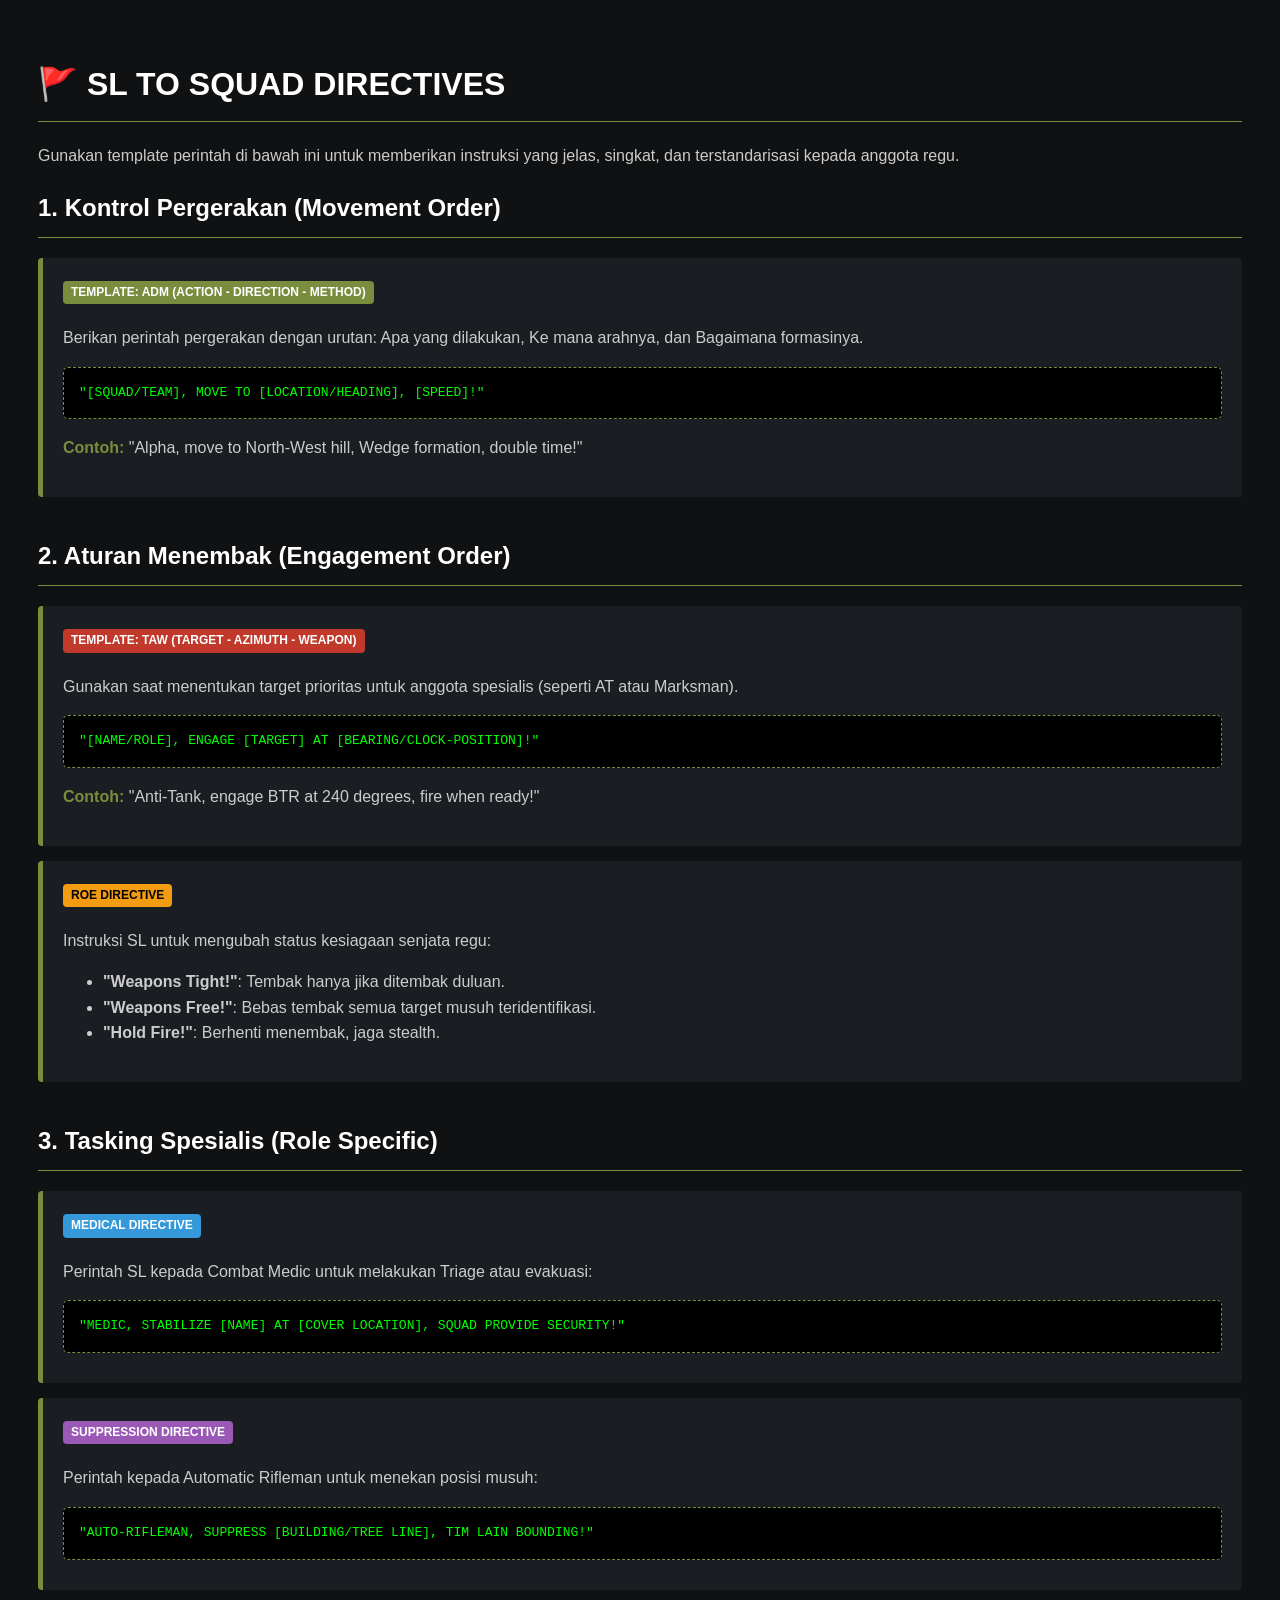
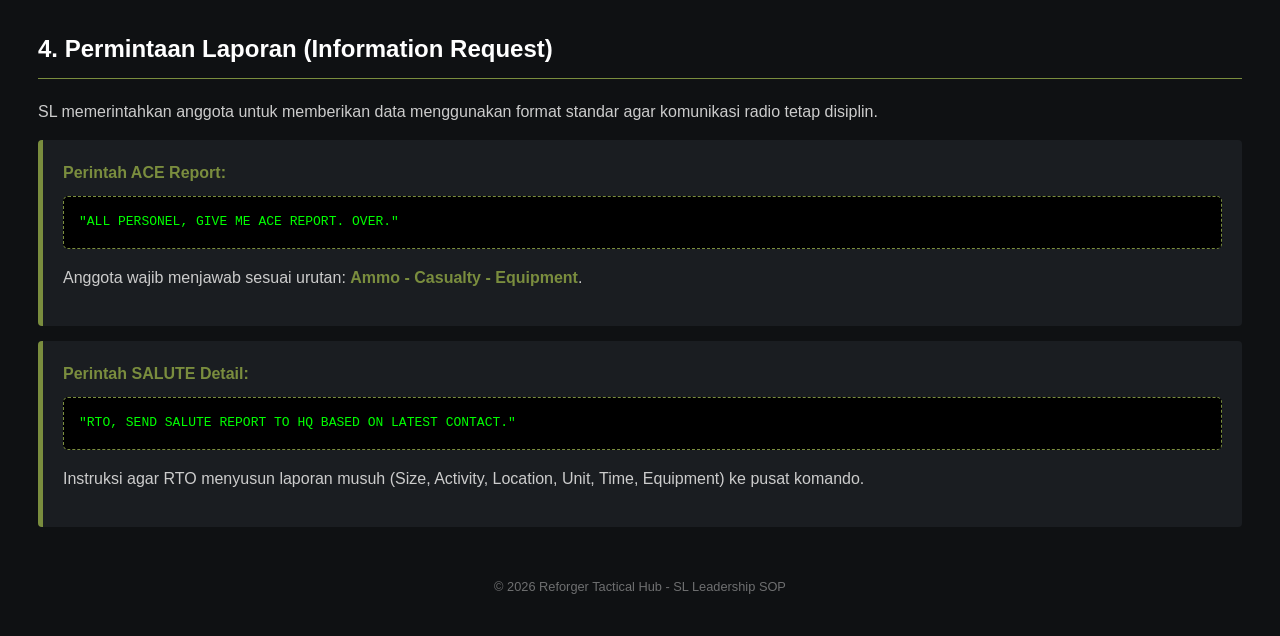
<file: command.html>
<!DOCTYPE html>
<html lang="id">
<head>
    <meta charset="UTF-8">
    <style>
        :root {
            --bg: #0f1113;
            --card-bg: #1a1d21;
            --accent: #7a8d3e;
            --text: #ccc;
            --header-text: #ffffff;
            --warning: #f39c12;
            --danger: #c0392b;
        }
        body { 
            background-color: var(--bg); 
            color: var(--text); 
            padding: 30px; 
            font-family: 'Segoe UI', sans-serif;
            line-height: 1.6;
        }
        h1, h2, h3 { color: var(--header-text); border-bottom: 1px solid var(--accent); padding-bottom: 10px; }
        .section-container { margin-bottom: 40px; }
        .box { background: var(--card-bg); border-left: 5px solid var(--accent); padding: 20px; border-radius: 4px; margin-bottom: 15px; }
        .command-template { background: #000; padding: 15px; border-radius: 5px; font-family: monospace; color: #00ff00; margin: 10px 0; border: 1px dashed var(--accent); }
        .highlight { color: var(--accent); font-weight: bold; }
        .tag { font-size: 0.75rem; padding: 2px 8px; border-radius: 4px; font-weight: bold; text-transform: uppercase; margin-bottom: 5px; display: inline-block; }
    </style>
</head>
<body>

    <h1>🚩 SL TO SQUAD DIRECTIVES</h1>
    <p>Gunakan template perintah di bawah ini untuk memberikan instruksi yang jelas, singkat, dan terstandarisasi kepada anggota regu.</p>

    <div class="section-container">
        <h2>1. Kontrol Pergerakan (Movement Order)</h2>
        <div class="box">
            <span class="tag" style="background: var(--accent); color: white;">Template: ADM (Action - Direction - Method)</span>
            <p>Berikan perintah pergerakan dengan urutan: Apa yang dilakukan, Ke mana arahnya, dan Bagaimana formasinya.</p>
            <div class="command-template">
                "[SQUAD/TEAM], MOVE TO [LOCATION/HEADING], [SPEED]!"
            </div>
            <p><span class="highlight">Contoh:</span> "Alpha, move to North-West hill, Wedge formation, double time!"</p>
        </div>
    </div>

    <div class="section-container">
        <h2>2. Aturan Menembak (Engagement Order)</h2>
        <div class="box">
            <span class="tag" style="background: var(--danger); color: white;">Template: TAW (Target - Azimuth - Weapon)</span>
            <p>Gunakan saat menentukan target prioritas untuk anggota spesialis (seperti AT atau Marksman).</p>
            <div class="command-template">
                "[NAME/ROLE], ENGAGE [TARGET] AT [BEARING/CLOCK-POSITION]!"
            </div>
            <p><span class="highlight">Contoh:</span> "Anti-Tank, engage BTR at 240 degrees, fire when ready!"</p>
        </div>

        <div class="box">
            <span class="tag" style="background: var(--warning); color: black;">ROE Directive</span>
            <p>Instruksi SL untuk mengubah status kesiagaan senjata regu:</p>
            <ul>
                <li><strong>"Weapons Tight!"</strong>: Tembak hanya jika ditembak duluan.</li>
                <li><strong>"Weapons Free!"</strong>: Bebas tembak semua target musuh teridentifikasi.</li>
                <li><strong>"Hold Fire!"</strong>: Berhenti menembak, jaga stealth.</li>
            </ul>
        </div>
    </div>

    <div class="section-container">
        <h2>3. Tasking Spesialis (Role Specific)</h2>
        <div class="box">
            <span class="tag" style="background: #3498db; color: white;">Medical Directive</span>
            <p>Perintah SL kepada Combat Medic untuk melakukan Triage atau evakuasi:</p>
            <div class="command-template">
                "MEDIC, STABILIZE [NAME] AT [COVER LOCATION], SQUAD PROVIDE SECURITY!"
            </div>
        </div>
        <div class="box">
            <span class="tag" style="background: #9b59b6; color: white;">Suppression Directive</span>
            <p>Perintah kepada Automatic Rifleman untuk menekan posisi musuh:</p>
            <div class="command-template">
                "AUTO-RIFLEMAN, SUPPRESS [BUILDING/TREE LINE], TIM LAIN BOUNDING!"
            </div>
        </div>
    </div>

    <div class="section-container">
        <h2>4. Permintaan Laporan (Information Request)</h2>
        <p>SL memerintahkan anggota untuk memberikan data menggunakan format standar agar komunikasi radio tetap disiplin.</p>
        <div class="box">
            <span class="highlight">Perintah ACE Report:</span>
            <div class="command-template">"ALL PERSONEL, GIVE ME ACE REPORT. OVER."</div>
            <p>Anggota wajib menjawab sesuai urutan: <span class="highlight">Ammo - Casualty - Equipment</span>.</p>
        </div>
        <div class="box">
            <span class="highlight">Perintah SALUTE Detail:</span>
            <div class="command-template">"RTO, SEND SALUTE REPORT TO HQ BASED ON LATEST CONTACT."</div>
            <p>Instruksi agar RTO menyusun laporan musuh (Size, Activity, Location, Unit, Time, Equipment) ke pusat komando.</p>
        </div>
    </div>

    <div style="text-align: center; opacity: 0.5; font-size: 0.8rem; margin-top: 50px;">
        &copy; 2026 Reforger Tactical Hub - SL Leadership SOP
    </div>

</body>
</html>
</file>
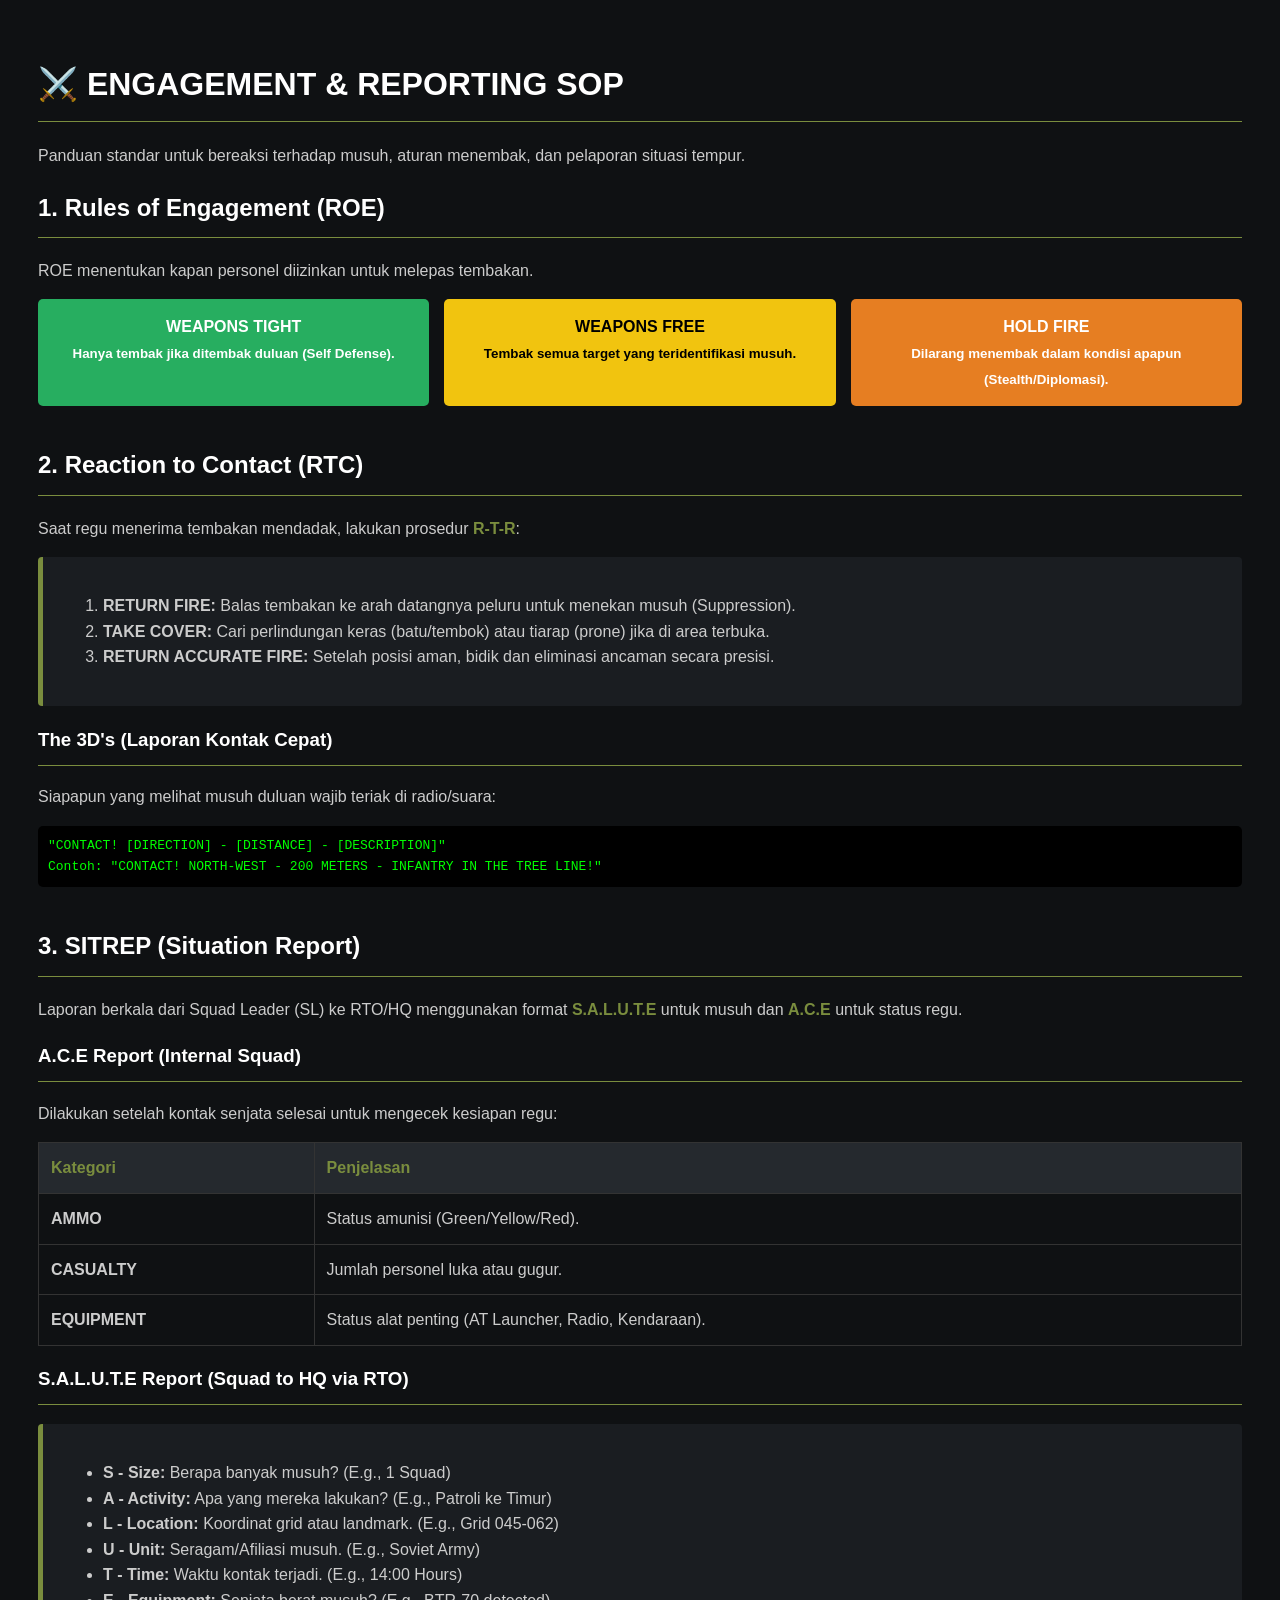
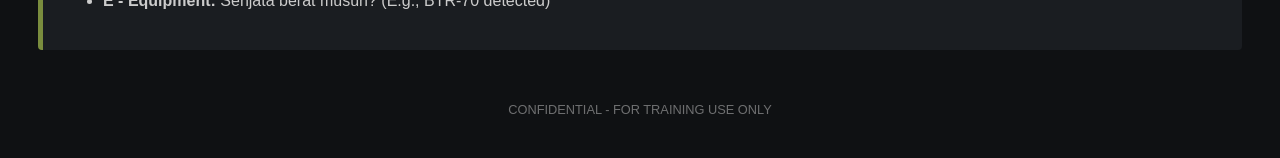
<file: engagement.html>
<!DOCTYPE html>
<html lang="id">
<head>
    <meta charset="UTF-8">
    <style>
        :root {
            --bg: #0f1113;
            --card-bg: #1a1d21;
            --accent: #7a8d3e;
            --text: #ccc;
            --header-text: #ffffff;
            --danger: #c0392b;
            --warning: #f39c12;
        }
        body { 
            background-color: var(--bg); 
            color: var(--text); 
            padding: 30px; 
            font-family: 'Segoe UI', sans-serif;
            line-height: 1.6;
        }
        h1, h2, h3 { color: var(--header-text); border-bottom: 1px solid var(--accent); padding-bottom: 10px; }
        
        .section-container { margin-bottom: 40px; }
        
        .box {
            background: var(--card-bg);
            border-left: 5px solid var(--accent);
            padding: 20px;
            margin: 15px 0;
            border-radius: 4px;
        }

        .roe-grid {
            display: grid;
            grid-template-columns: repeat(auto-fit, minmax(250px, 1fr));
            gap: 15px;
        }

        .roe-card {
            padding: 15px;
            border-radius: 5px;
            text-align: center;
            font-weight: bold;
            color: white;
        }

        .sitrep-table {
            width: 100%;
            border-collapse: collapse;
            margin-top: 10px;
        }
        .sitrep-table th, .sitrep-table td {
            border: 1px solid #333;
            padding: 12px;
            text-align: left;
        }
        .sitrep-table th { background: #25292e; color: var(--accent); }

        .highlight { color: var(--accent); font-weight: bold; }
        .example { background: #000; padding: 10px; border-radius: 5px; font-family: monospace; color: #00ff00; }
    </style>
</head>
<body>

    <h1>⚔️ ENGAGEMENT & REPORTING SOP</h1>
    <p>Panduan standar untuk bereaksi terhadap musuh, aturan menembak, dan pelaporan situasi tempur.</p>

    <div class="section-container">
        <h2>1. Rules of Engagement (ROE)</h2>
        <p>ROE menentukan kapan personel diizinkan untuk melepas tembakan.</p>
        <div class="roe-grid">
            <div class="roe-card" style="background: #27ae60;">WEAPONS TIGHT<br><small>Hanya tembak jika ditembak duluan (Self Defense).</small></div>
            <div class="roe-card" style="background: #f1c40f; color: black;">WEAPONS FREE<br><small>Tembak semua target yang teridentifikasi musuh.</small></div>
            <div class="roe-card" style="background: #e67e22;">HOLD FIRE<br><small>Dilarang menembak dalam kondisi apapun (Stealth/Diplomasi).</small></div>
        </div>
    </div>

    <div class="section-container">
        <h2>2. Reaction to Contact (RTC)</h2>
        <p>Saat regu menerima tembakan mendadak, lakukan prosedur <span class="highlight">R-T-R</span>:</p>
        <div class="box">
            <ol>
                <li><strong>RETURN FIRE:</strong> Balas tembakan ke arah datangnya peluru untuk menekan musuh (Suppression).</li>
                <li><strong>TAKE COVER:</strong> Cari perlindungan keras (batu/tembok) atau tiarap (prone) jika di area terbuka.</li>
                <li><strong>RETURN ACCURATE FIRE:</strong> Setelah posisi aman, bidik dan eliminasi ancaman secara presisi.</li>
            </ol>
        </div>
        <h3>The 3D's (Laporan Kontak Cepat)</h3>
        <p>Siapapun yang melihat musuh duluan wajib teriak di radio/suara:</p>
        <div class="example">
            "CONTACT! [DIRECTION] - [DISTANCE] - [DESCRIPTION]" <br>
            Contoh: "CONTACT! NORTH-WEST - 200 METERS - INFANTRY IN THE TREE LINE!"
        </div>
    </div>

    <div class="section-container">
        <h2>3. SITREP (Situation Report)</h2>
        <p>Laporan berkala dari Squad Leader (SL) ke RTO/HQ menggunakan format <span class="highlight">S.A.L.U.T.E</span> untuk musuh dan <span class="highlight">A.C.E</span> untuk status regu.</p>
        
        <h3>A.C.E Report (Internal Squad)</h3>
        <p>Dilakukan setelah kontak senjata selesai untuk mengecek kesiapan regu:</p>
        <table class="sitrep-table">
            <tr><th>Kategori</th><th>Penjelasan</th></tr>
            <tr><td><strong>AMMO</strong></td><td>Status amunisi (Green/Yellow/Red).</td></tr>
            <tr><td><strong>CASUALTY</strong></td><td>Jumlah personel luka atau gugur.</td></tr>
            <tr><td><strong>EQUIPMENT</strong></td><td>Status alat penting (AT Launcher, Radio, Kendaraan).</td></tr>
        </table>

        <h3>S.A.L.U.T.E Report (Squad to HQ via RTO)</h3>
        <div class="box">
            <ul>
                <li><strong>S - Size:</strong> Berapa banyak musuh? (E.g., 1 Squad)</li>
                <li><strong>A - Activity:</strong> Apa yang mereka lakukan? (E.g., Patroli ke Timur)</li>
                <li><strong>L - Location:</strong> Koordinat grid atau landmark. (E.g., Grid 045-062)</li>
                <li><strong>U - Unit:</strong> Seragam/Afiliasi musuh. (E.g., Soviet Army)</li>
                <li><strong>T - Time:</strong> Waktu kontak terjadi. (E.g., 14:00 Hours)</li>
                <li><strong>E - Equipment:</strong> Senjata berat musuh? (E.g., BTR-70 detected)</li>
            </ul>
        </div>
    </div>

    <div style="text-align: center; opacity: 0.5; font-size: 0.8rem; margin-top: 50px;">
        CONFIDENTIAL - FOR TRAINING USE ONLY
    </div>

</body>
</html>
</file>
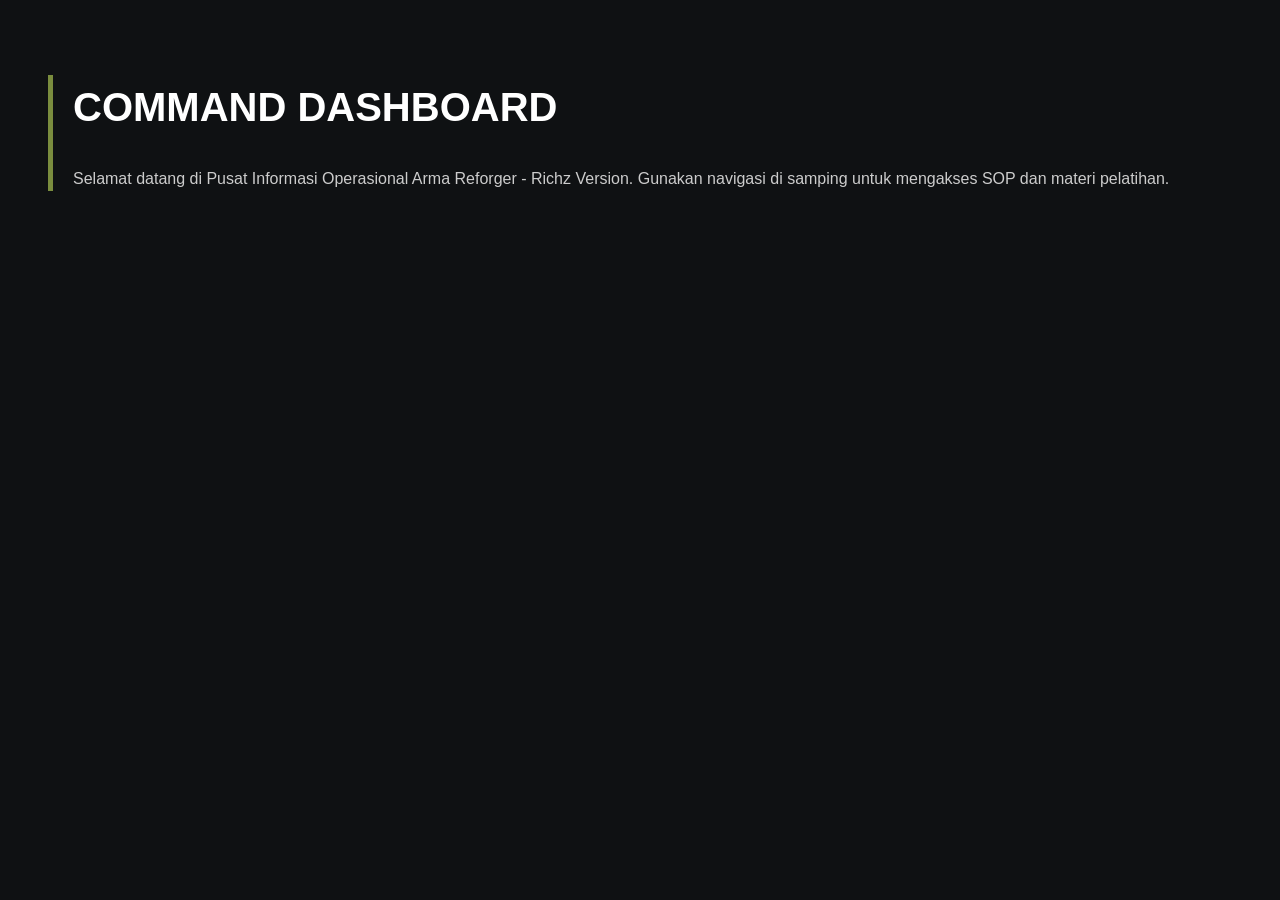
<file: home.html>
<!DOCTYPE html>
<html lang="id">
<head>
    <style>
        body { 
            background-color: #0f1113; 
            color: #ccc; 
            padding: 40px; 
            font-family: sans-serif;
            line-height: 1.6;
        }
        .hero { border-left: 5px solid #7a8d3e; padding-left: 20px; margin-bottom: 40px; }
        h1 { color: white; font-size: 2.5rem; }
        .grid { display: grid; grid-template-columns: repeat(2, 1fr); gap: 20px; }
        .card { background: #1a1d21; padding: 20px; border-radius: 5px; border: 1px solid #333; }
        .card h3 { color: #7a8d3e; margin-top: 0; }
    </style>
</head>
<body>
    <div class="hero">
        <h1>COMMAND DASHBOARD</h1>
        <p>Selamat datang di Pusat Informasi Operasional Arma Reforger - Richz Version. Gunakan navigasi di samping untuk mengakses SOP dan materi pelatihan.</p>
    </div>
</body>
</html>
</file>
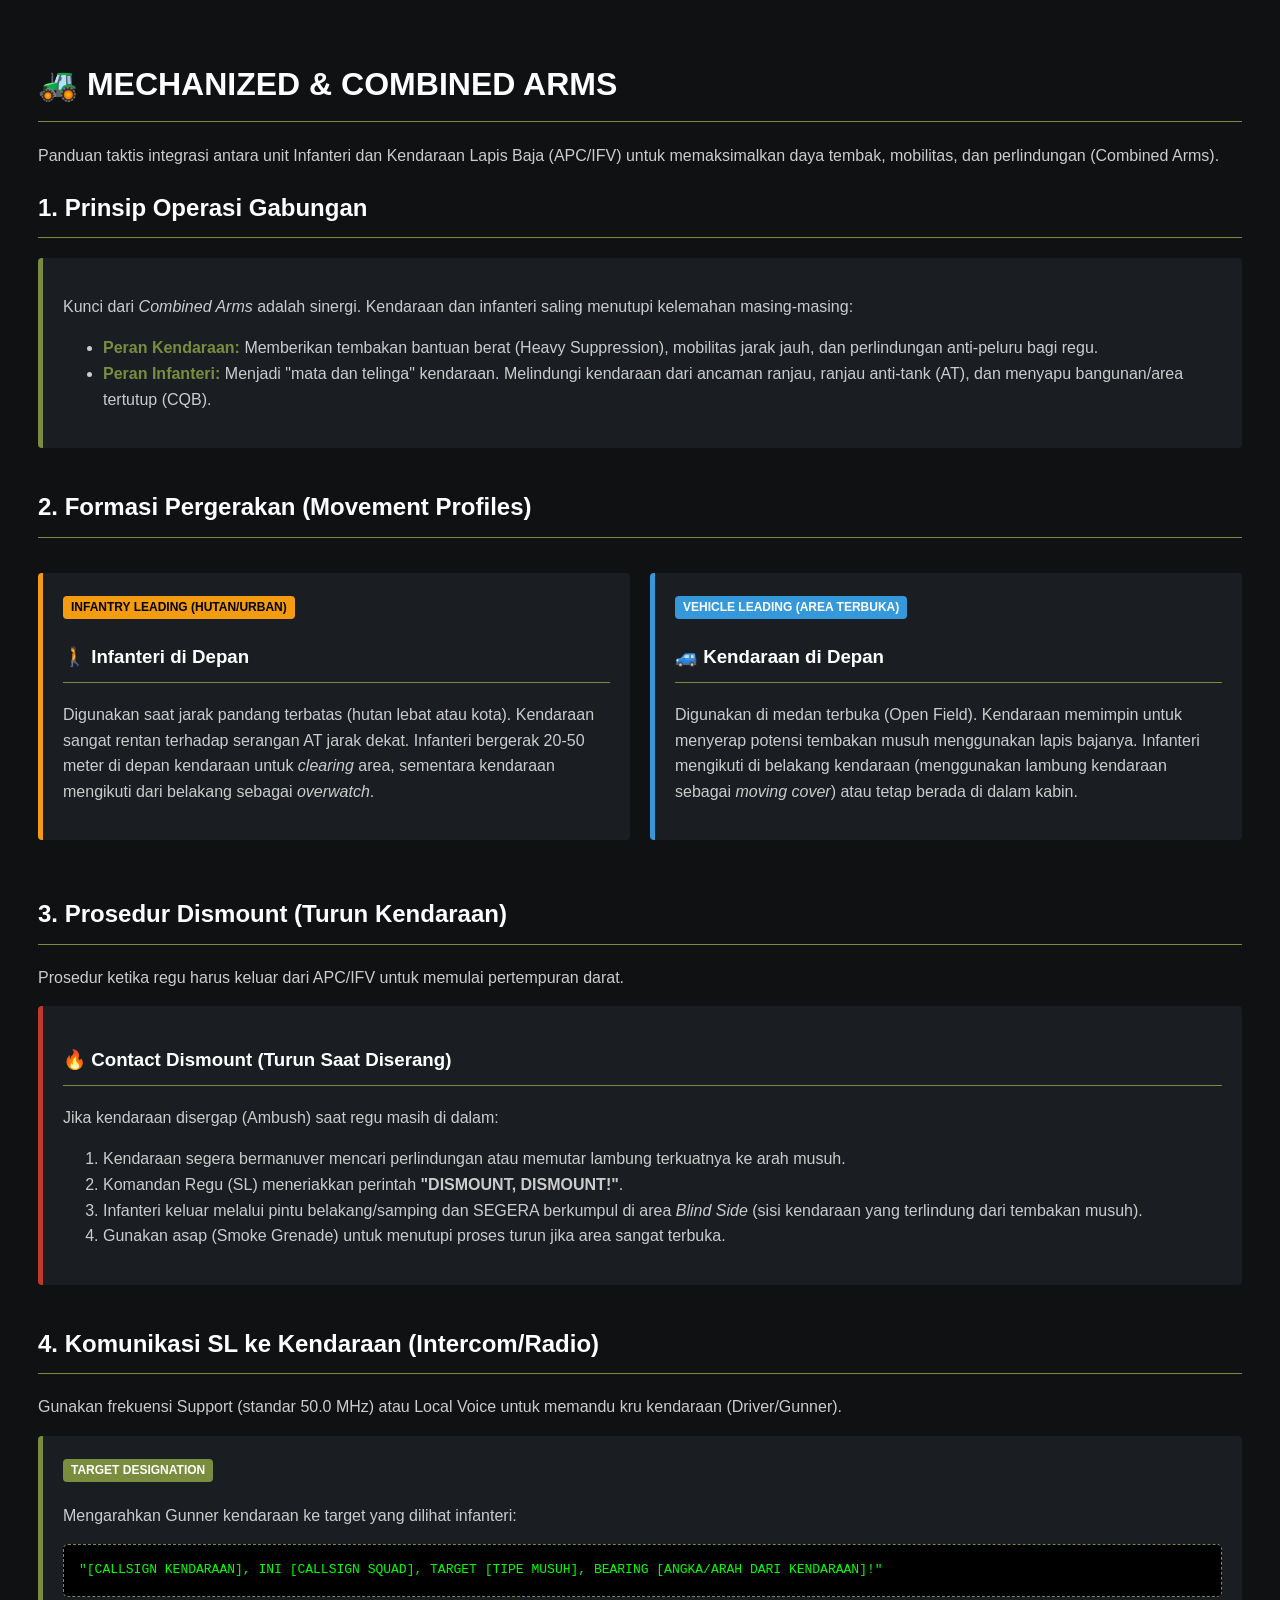
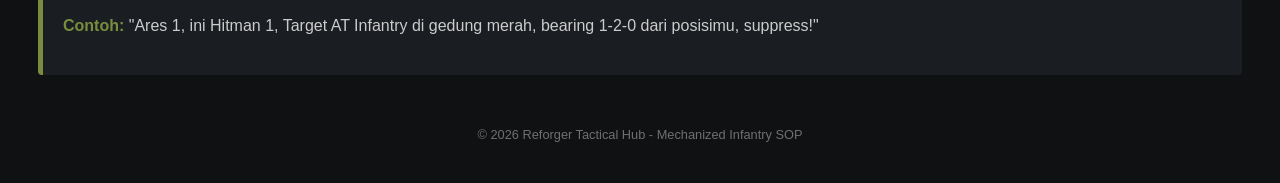
<file: mechanized.html>
<!DOCTYPE html>
<html lang="id">
<head>
    <meta charset="UTF-8">
    <style>
        :root {
            --bg: #0f1113;
            --card-bg: #1a1d21;
            --accent: #7a8d3e;
            --text: #ccc;
            --header-text: #ffffff;
            --danger: #c0392b;
            --warning: #f39c12;
            --vehicle: #3498db;
        }
        body { 
            background-color: var(--bg); 
            color: var(--text); 
            padding: 30px; 
            font-family: 'Segoe UI', sans-serif;
            line-height: 1.6;
        }
        h1, h2, h3 { color: var(--header-text); border-bottom: 1px solid var(--accent); padding-bottom: 10px; }
        
        .section-container { margin-bottom: 40px; }
        
        .box {
            background: var(--card-bg);
            border-left: 5px solid var(--accent);
            padding: 20px;
            margin: 15px 0;
            border-radius: 4px;
        }

        .grid-2 {
            display: grid;
            grid-template-columns: repeat(auto-fit, minmax(300px, 1fr));
            gap: 20px;
        }

        .tag { font-size: 0.75rem; padding: 2px 8px; border-radius: 4px; font-weight: bold; text-transform: uppercase; margin-bottom: 5px; display: inline-block; }
        .highlight { color: var(--accent); font-weight: bold; }
        .command-template { background: #000; padding: 15px; border-radius: 5px; font-family: monospace; color: #00ff00; margin: 10px 0; border: 1px dashed var(--accent); }
    </style>
</head>
<body>

    <h1>🚜 MECHANIZED & COMBINED ARMS</h1>
    <p>Panduan taktis integrasi antara unit Infanteri dan Kendaraan Lapis Baja (APC/IFV) untuk memaksimalkan daya tembak, mobilitas, dan perlindungan (Combined Arms).</p>

    <div class="section-container">
        <h2>1. Prinsip Operasi Gabungan</h2>
        <div class="box">
            <p>Kunci dari <i>Combined Arms</i> adalah sinergi. Kendaraan dan infanteri saling menutupi kelemahan masing-masing:</p>
            <ul>
                <li><span class="highlight">Peran Kendaraan:</span> Memberikan tembakan bantuan berat (Heavy Suppression), mobilitas jarak jauh, dan perlindungan anti-peluru bagi regu.</li>
                <li><span class="highlight">Peran Infanteri:</span> Menjadi "mata dan telinga" kendaraan. Melindungi kendaraan dari ancaman ranjau, ranjau anti-tank (AT), dan menyapu bangunan/area tertutup (CQB).</li>
            </ul>
        </div>
    </div>

    
    <div class="section-container">
        <h2>2. Formasi Pergerakan (Movement Profiles)</h2>
        <div class="grid-2">
            <div class="box" style="border-left-color: var(--warning);">
                <span class="tag" style="background: var(--warning); color: black;">Infantry Leading (Hutan/Urban)</span>
                <h3>🚶 Infanteri di Depan</h3>
                <p>Digunakan saat jarak pandang terbatas (hutan lebat atau kota). Kendaraan sangat rentan terhadap serangan AT jarak dekat. Infanteri bergerak 20-50 meter di depan kendaraan untuk <i>clearing</i> area, sementara kendaraan mengikuti dari belakang sebagai <i>overwatch</i>.</p>
            </div>
            <div class="box" style="border-left-color: var(--vehicle);">
                <span class="tag" style="background: var(--vehicle); color: white;">Vehicle Leading (Area Terbuka)</span>
                <h3>🚙 Kendaraan di Depan</h3>
                <p>Digunakan di medan terbuka (Open Field). Kendaraan memimpin untuk menyerap potensi tembakan musuh menggunakan lapis bajanya. Infanteri mengikuti di belakang kendaraan (menggunakan lambung kendaraan sebagai <i>moving cover</i>) atau tetap berada di dalam kabin.</p>
            </div>
        </div>
    </div>

    <div class="section-container">
        <h2>3. Prosedur Dismount (Turun Kendaraan)</h2>
        <p>Prosedur ketika regu harus keluar dari APC/IFV untuk memulai pertempuran darat.</p>
        <div class="box" style="border-left-color: var(--danger);">
            <h3>🔥 Contact Dismount (Turun Saat Diserang)</h3>
            <p>Jika kendaraan disergap (Ambush) saat regu masih di dalam:</p>
            <ol>
                <li>Kendaraan segera bermanuver mencari perlindungan atau memutar lambung terkuatnya ke arah musuh.</li>
                <li>Komandan Regu (SL) meneriakkan perintah <strong>"DISMOUNT, DISMOUNT!"</strong>.</li>
                <li>Infanteri keluar melalui pintu belakang/samping dan SEGERA berkumpul di area <i>Blind Side</i> (sisi kendaraan yang terlindung dari tembakan musuh).</li>
                <li>Gunakan asap (Smoke Grenade) untuk menutupi proses turun jika area sangat terbuka.</li>
            </ol>
        </div>
    </div>

    <div class="section-container">
        <h2>4. Komunikasi SL ke Kendaraan (Intercom/Radio)</h2>
        <p>Gunakan frekuensi Support (standar 50.0 MHz) atau Local Voice untuk memandu kru kendaraan (Driver/Gunner).</p>
        
        <div class="box">
            <span class="tag" style="background: var(--accent); color: white;">Target Designation</span>
            <p>Mengarahkan Gunner kendaraan ke target yang dilihat infanteri:</p>
            <div class="command-template">
                "[CALLSIGN KENDARAAN], INI [CALLSIGN SQUAD], TARGET [TIPE MUSUH], BEARING [ANGKA/ARAH DARI KENDARAAN]!"
            </div>
            <p><span class="highlight">Contoh:</span> "Ares 1, ini Hitman 1, Target AT Infantry di gedung merah, bearing 1-2-0 dari posisimu, suppress!"</p>
        </div>
    </div>

    <div style="text-align: center; opacity: 0.5; font-size: 0.8rem; margin-top: 50px;">
        &copy; 2026 Reforger Tactical Hub - Mechanized Infantry SOP
    </div>

</body>
</html>
</file>
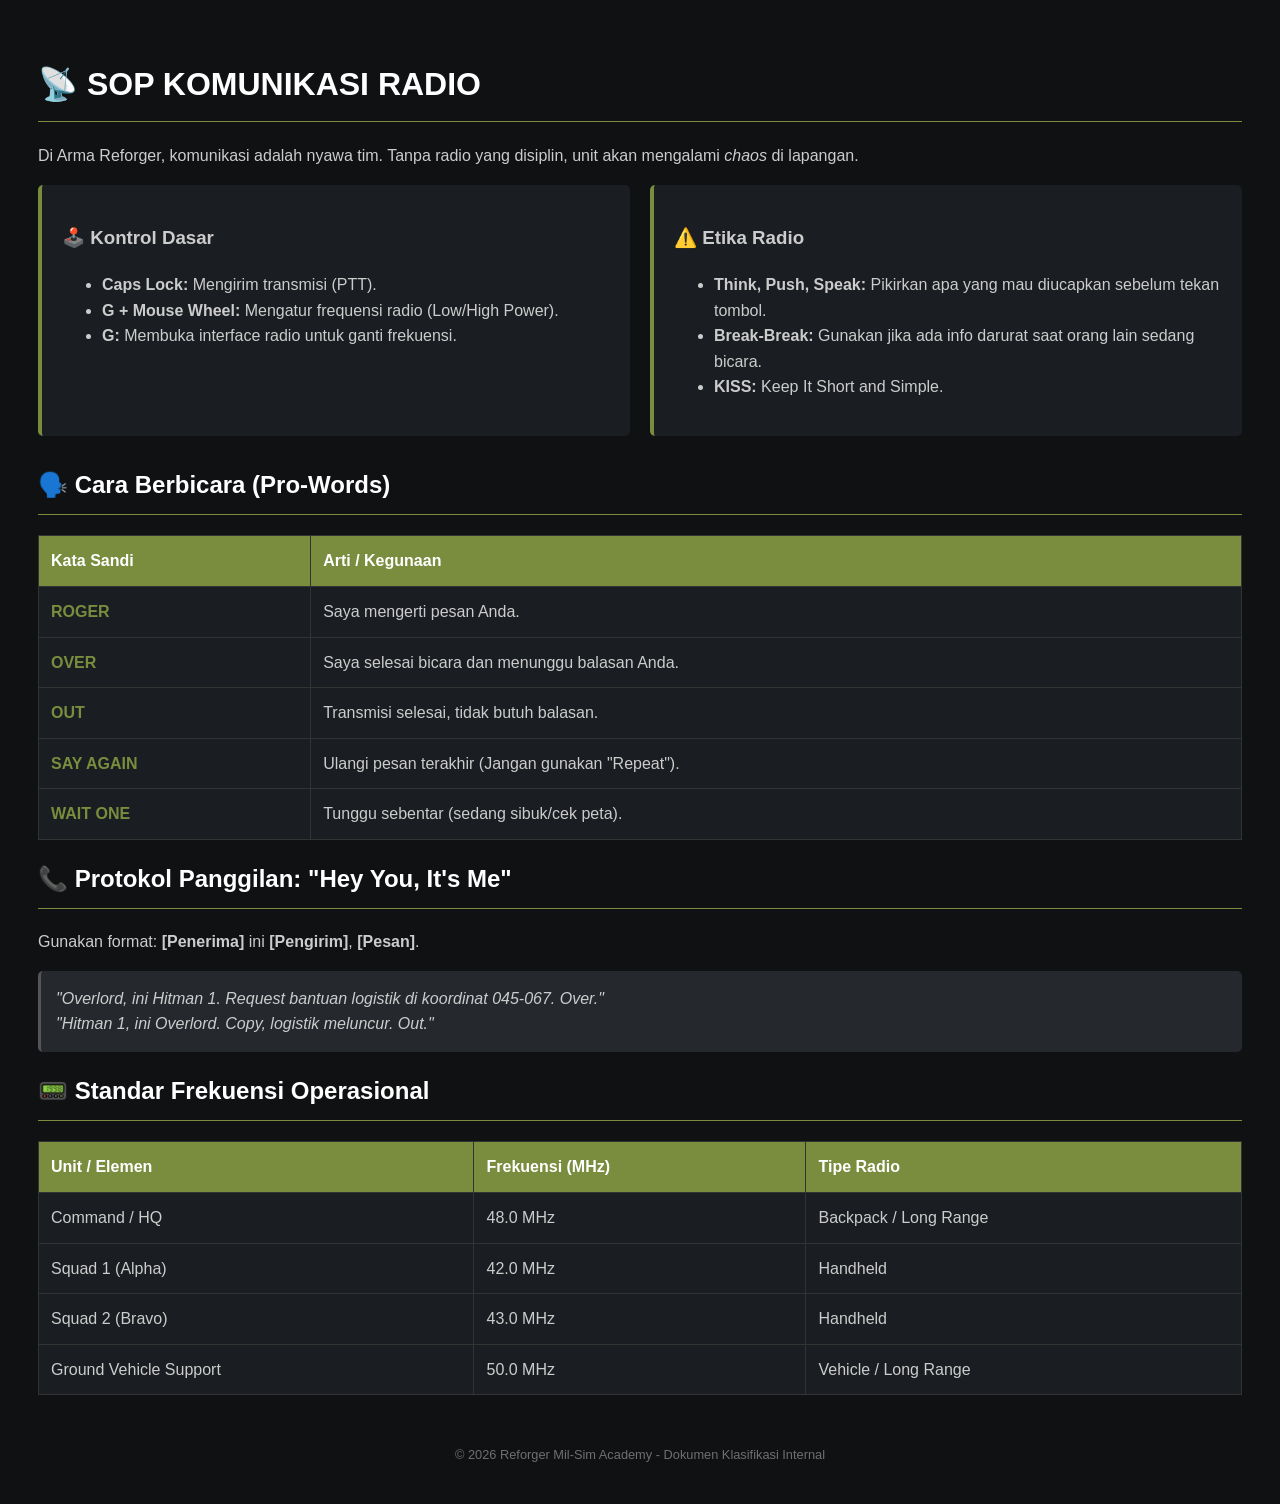
<file: radio.html>
<!DOCTYPE html>
<html lang="id">
<head>
    <meta charset="UTF-8">
    <style>
        :root {
            --bg: #0f1113;
            --card-bg: #1a1d21;
            --accent: #7a8d3e;
            --text: #ccc;
            --header-text: #ffffff;
        }
        body { 
            background-color: var(--bg); 
            color: var(--text); 
            padding: 30px; 
            font-family: 'Segoe UI', Tahoma, Geneva, Verdana, sans-serif;
            line-height: 1.6;
        }
        h1, h2 { color: var(--header-text); border-bottom: 1px solid var(--accent); padding-bottom: 10px; }
        .grid { display: grid; grid-template-columns: repeat(auto-fit, minmax(300px, 1fr)); gap: 20px; margin-bottom: 30px; }
        .card { background: var(--card-bg); padding: 20px; border-radius: 5px; border-left: 4px solid var(--accent); }
        
        table { width: 100%; border-collapse: collapse; margin: 20px 0; background: var(--card-bg); }
        table th, table td { padding: 12px; border: 1px solid #333; text-align: left; }
        table th { background: var(--accent); color: white; }

        .pro-word { font-weight: bold; color: var(--accent); }
        .example { background: #25292e; padding: 15px; border-radius: 5px; font-style: italic; border-left: 3px solid #555; }
    </style>
</head>
<body>

    <h1>📡 SOP KOMUNIKASI RADIO</h1>
    <p>Di Arma Reforger, komunikasi adalah nyawa tim. Tanpa radio yang disiplin, unit akan mengalami <i>chaos</i> di lapangan.</p>

    <div class="grid">
        <div class="card">
            <h3>🕹️ Kontrol Dasar</h3>
            <ul>
                <li><strong>Caps Lock:</strong> Mengirim transmisi (PTT).</li>
                <li><strong>G + Mouse Wheel:</strong> Mengatur frequensi radio (Low/High Power).</li>
                <li><strong>G:</strong> Membuka interface radio untuk ganti frekuensi.</li>
            </ul>
        </div>
        <div class="card">
            <h3>⚠️ Etika Radio</h3>
            <ul>
                <li><strong>Think, Push, Speak:</strong> Pikirkan apa yang mau diucapkan sebelum tekan tombol.</li>
                <li><strong>Break-Break:</strong> Gunakan jika ada info darurat saat orang lain sedang bicara.</li>
                <li><strong>KISS:</strong> Keep It Short and Simple.</li>
            </ul>
        </div>
    </div>

    <h2>🗣️ Cara Berbicara (Pro-Words)</h2>
    <table>
        <tr>
            <th>Kata Sandi</th>
            <th>Arti / Kegunaan</th>
        </tr>
        <tr>
            <td class="pro-word">ROGER</td>
            <td>Saya mengerti pesan Anda.</td>
        </tr>
        <tr>
            <td class="pro-word">OVER</td>
            <td>Saya selesai bicara dan menunggu balasan Anda.</td>
        </tr>
        <tr>
            <td class="pro-word">OUT</td>
            <td>Transmisi selesai, tidak butuh balasan.</td>
        </tr>
        <tr>
            <td class="pro-word">SAY AGAIN</td>
            <td>Ulangi pesan terakhir (Jangan gunakan "Repeat").</td>
        </tr>
        <tr>
            <td class="pro-word">WAIT ONE</td>
            <td>Tunggu sebentar (sedang sibuk/cek peta).</td>
        </tr>
    </table>

    <h2>📞 Protokol Panggilan: "Hey You, It's Me"</h2>
    <p>Gunakan format: <b>[Penerima]</b> ini <b>[Pengirim]</b>, <b>[Pesan]</b>.</p>
    <div class="example">
        "Overlord, ini Hitman 1. Request bantuan logistik di koordinat 045-067. Over." <br>
        "Hitman 1, ini Overlord. Copy, logistik meluncur. Out."
    </div>

    <h2>📟 Standar Frekuensi Operasional</h2>
    <table>
        <tr>
            <th>Unit / Elemen</th>
            <th>Frekuensi (MHz)</th>
            <th>Tipe Radio</th>
        </tr>
        <tr>
            <td>Command / HQ</td>
            <td>48.0 MHz</td>
            <td>Backpack / Long Range</td>
        </tr>
        <tr>
            <td>Squad 1 (Alpha)</td>
            <td>42.0 MHz</td>
            <td>Handheld</td>
        </tr>
        <tr>
            <td>Squad 2 (Bravo)</td>
            <td>43.0 MHz</td>
            <td>Handheld</td>
        </tr>
        <tr>
            <td>Ground Vehicle Support</td>
            <td>50.0 MHz</td>
            <td>Vehicle / Long Range</td>
        </tr>
    </table>

    <div style="margin-top: 50px; font-size: 0.8rem; opacity: 0.5; text-align: center;">
        &copy; 2026 Reforger Mil-Sim Academy - Dokumen Klasifikasi Internal
    </div>

</body>
</html>
</file>
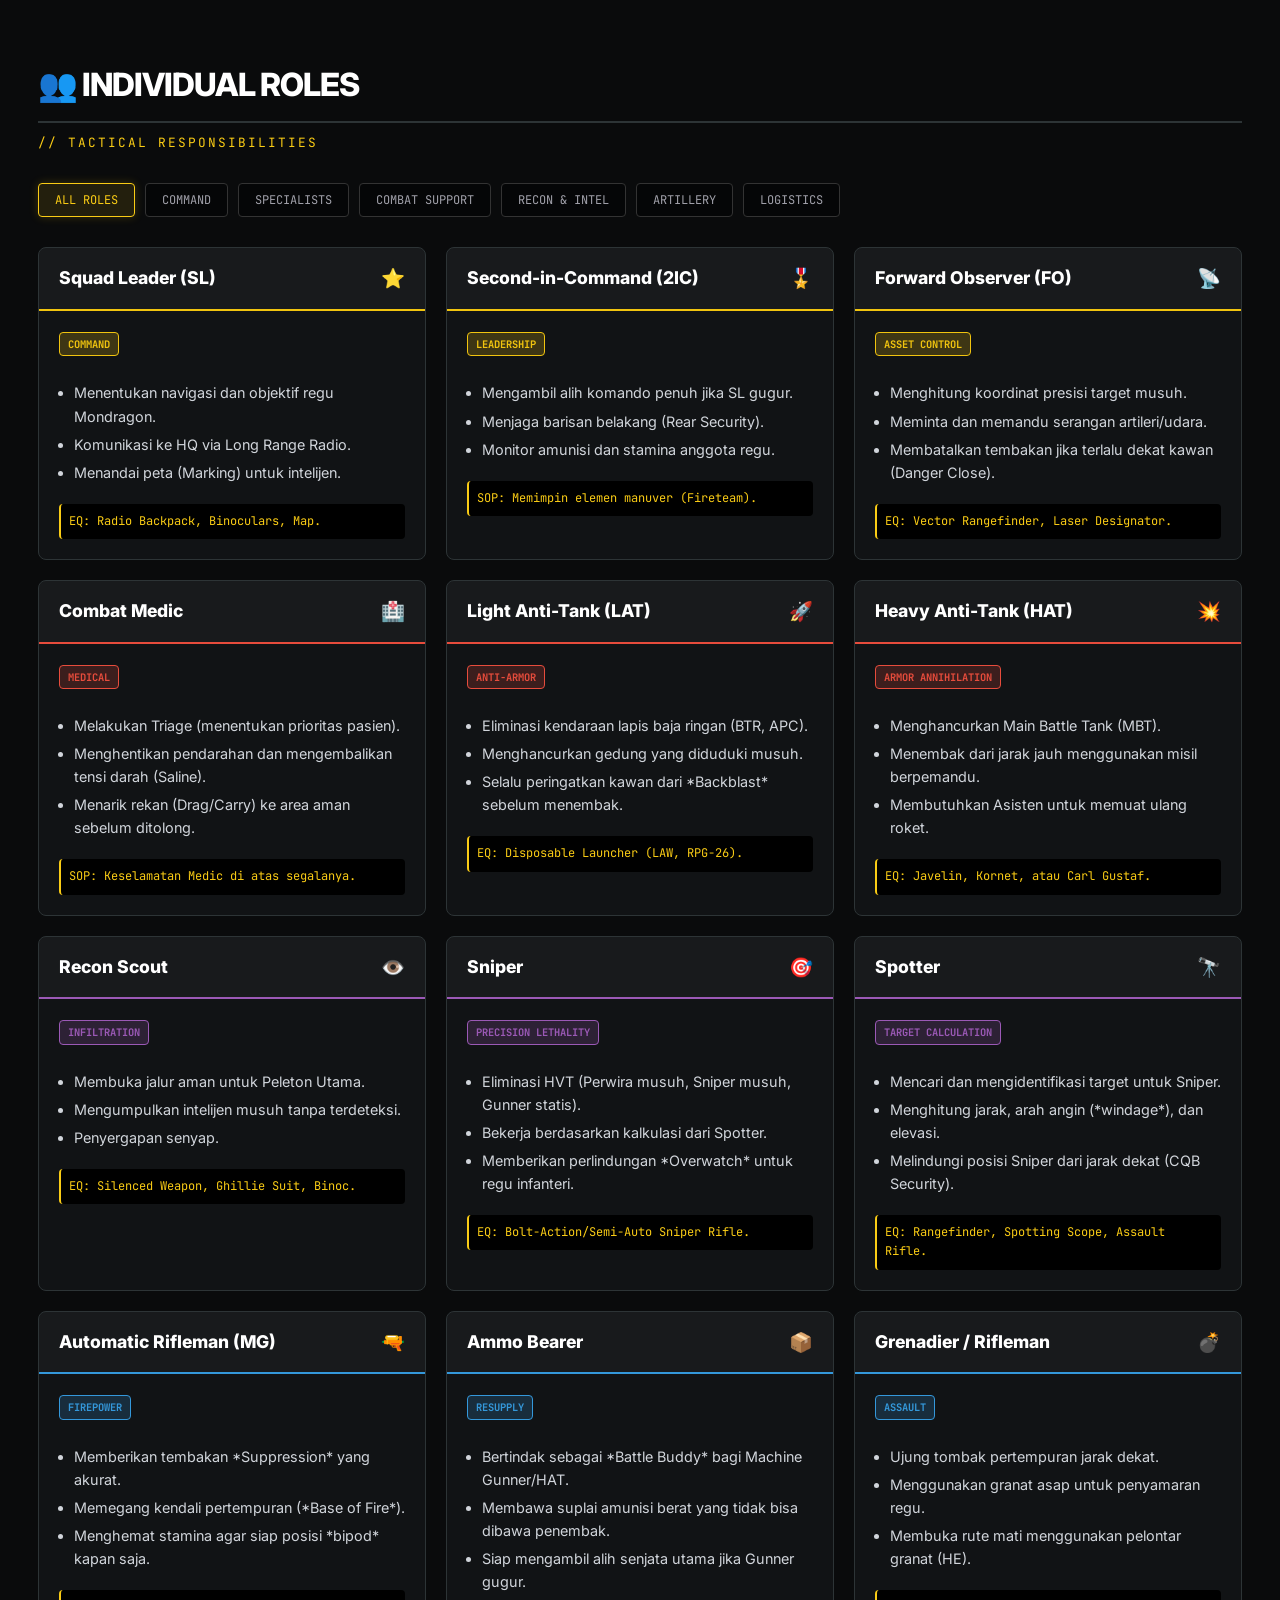
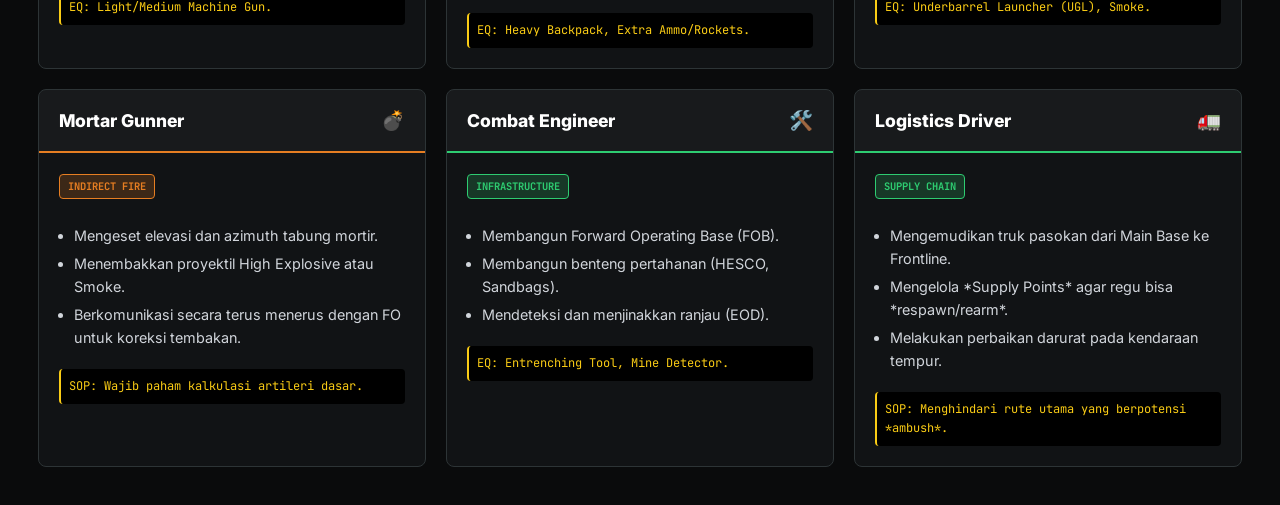
<file: roles.html>
<!DOCTYPE html>
<html lang="id">
<head>
    <meta charset="UTF-8">
    <style>
        @import url('https://fonts.googleapis.com/css2?family=Inter:wght@400;600;800&family=JetBrains+Mono:wght@400;700&display=swap');

        :root {
            --bg: #0a0b0c;
            --card-bg: #111315;
            --accent: #facc15;
            --text: #a1a1aa;
            --border: #2d3436;
        }

        body { 
            background-color: var(--bg); color: var(--text); 
            padding: 30px; font-family: 'Inter', sans-serif; line-height: 1.6;
        }

        h1 { color: #fff; font-weight: 800; font-size: 2rem; border-bottom: 2px solid var(--border); padding-bottom: 10px; margin-bottom: 10px; letter-spacing: -1px; }
        .sub-header { font-family: 'JetBrains Mono'; color: var(--accent); font-size: 0.8rem; text-transform: uppercase; margin-bottom: 30px; letter-spacing: 2px; }

        /* Filter Menu */
        .filter-container {
            display: flex; gap: 10px; flex-wrap: wrap; margin-bottom: 30px;
        }
        .filter-btn {
            background: #050607; border: 1px solid #333; color: #a1a1aa;
            padding: 8px 16px; border-radius: 4px; font-family: 'JetBrains Mono'; font-size: 0.75rem;
            cursor: pointer; transition: all 0.2s ease; text-transform: uppercase;
        }
        .filter-btn:hover, .filter-btn.active {
            background: rgba(250, 204, 21, 0.1); color: var(--accent); border-color: var(--accent);
            box-shadow: 0 0 10px rgba(250, 204, 21, 0.2);
        }

        .role-grid { 
            display: grid; grid-template-columns: repeat(auto-fit, minmax(300px, 1fr)); gap: 20px; 
        }

        .role-card { 
            background: var(--card-bg); border: 1px solid var(--border); border-radius: 8px; 
            overflow: hidden; transition: all 0.3s ease; display: block;
        }
        .role-card.hidden { display: none; }
        .role-card:hover { transform: translateY(-4px); border-color: var(--accent); }

        .role-header { 
            padding: 15px 20px; background: rgba(255,255,255,0.03); 
            display: flex; justify-content: space-between; align-items: center;
        }
        .role-header span:first-child { font-weight: 800; color: #fff; font-size: 1.1rem; }
        .role-icon { font-size: 1.2rem; }
        
        .role-body { padding: 20px; font-size: 0.9rem; }
        
        .tag { 
            font-size: 0.65rem; padding: 3px 8px; border-radius: 4px; 
            text-transform: uppercase; font-family: 'JetBrains Mono'; font-weight: bold; margin-bottom: 15px; display: inline-block;
        }

        /* Category Colors */
        .tag-cmd { background: rgba(241, 196, 15, 0.2); color: #f1c40f; border: 1px solid #f1c40f; }
        .tag-spec { background: rgba(231, 76, 60, 0.2); color: #e74c3c; border: 1px solid #e74c3c; }
        .tag-sup { background: rgba(52, 152, 219, 0.2); color: #3498db; border: 1px solid #3498db; }
        .tag-logi { background: rgba(46, 204, 113, 0.2); color: #2ecc71; border: 1px solid #2ecc71; }
        .tag-intel { background: rgba(155, 89, 182, 0.2); color: #9b59b6; border: 1px solid #9b59b6; }
        .tag-arty { background: rgba(230, 126, 34, 0.2); color: #e67e22; border: 1px solid #e67e22; }

        ul { padding-left: 15px; margin: 10px 0 20px 0; }
        li { margin-bottom: 5px; color: #d1d5db; }
        .priority { color: var(--accent); font-family: 'JetBrains Mono'; font-size: 0.75rem; background: #000; padding: 8px; border-radius: 4px; border-left: 2px solid var(--accent); }
    </style>
</head>
<body>

    <h1>👥 INDIVIDUAL ROLES</h1>
    <div class="sub-header">// Tactical Responsibilities</div>

    <div class="filter-container">
        <button class="filter-btn active" onclick="filterRoles('all')">All Roles</button>
        <button class="filter-btn" onclick="filterRoles('command')">Command</button>
        <button class="filter-btn" onclick="filterRoles('specialist')">Specialists</button>
        <button class="filter-btn" onclick="filterRoles('support')">Combat Support</button>
        <button class="filter-btn" onclick="filterRoles('intel')">Recon & Intel</button>
        <button class="filter-btn" onclick="filterRoles('artillery')">Artillery</button>
        <button class="filter-btn" onclick="filterRoles('logistics')">Logistics</button>
    </div>

    <div class="role-grid" id="roleGrid">
        
        <div class="role-card" data-category="command">
            <div class="role-header" style="border-bottom: 2px solid #f1c40f;">
                <span>Squad Leader (SL)</span> <span class="role-icon">⭐</span>
            </div>
            <div class="role-body">
                <span class="tag tag-cmd">Command</span>
                <ul>
                    <li>Menentukan navigasi dan objektif regu Mondragon.</li>
                    <li>Komunikasi ke HQ via Long Range Radio.</li>
                    <li>Menandai peta (Marking) untuk intelijen.</li>
                </ul>
                <div class="priority">EQ: Radio Backpack, Binoculars, Map.</div>
            </div>
        </div>

        <div class="role-card" data-category="command">
            <div class="role-header" style="border-bottom: 2px solid #f1c40f;">
                <span>Second-in-Command (2IC)</span> <span class="role-icon">🎖️</span>
            </div>
            <div class="role-body">
                <span class="tag tag-cmd">Leadership</span>
                <ul>
                    <li>Mengambil alih komando penuh jika SL gugur.</li>
                    <li>Menjaga barisan belakang (Rear Security).</li>
                    <li>Monitor amunisi dan stamina anggota regu.</li>
                </ul>
                <div class="priority">SOP: Memimpin elemen manuver (Fireteam).</div>
            </div>
        </div>

        <div class="role-card" data-category="command">
            <div class="role-header" style="border-bottom: 2px solid #f1c40f;">
                <span>Forward Observer (FO)</span> <span class="role-icon">📡</span>
            </div>
            <div class="role-body">
                <span class="tag tag-cmd">Asset Control</span>
                <ul>
                    <li>Menghitung koordinat presisi target musuh.</li>
                    <li>Meminta dan memandu serangan artileri/udara.</li>
                    <li>Membatalkan tembakan jika terlalu dekat kawan (Danger Close).</li>
                </ul>
                <div class="priority">EQ: Vector Rangefinder, Laser Designator.</div>
            </div>
        </div>

        <div class="role-card" data-category="specialist">
            <div class="role-header" style="border-bottom: 2px solid #e74c3c;">
                <span>Combat Medic</span> <span class="role-icon">🏥</span>
            </div>
            <div class="role-body">
                <span class="tag tag-spec">Medical</span>
                <ul>
                    <li>Melakukan Triage (menentukan prioritas pasien).</li>
                    <li>Menghentikan pendarahan dan mengembalikan tensi darah (Saline).</li>
                    <li>Menarik rekan (Drag/Carry) ke area aman sebelum ditolong.</li>
                </ul>
                <div class="priority">SOP: Keselamatan Medic di atas segalanya.</div>
            </div>
        </div>

        <div class="role-card" data-category="specialist">
            <div class="role-header" style="border-bottom: 2px solid #e74c3c;">
                <span>Light Anti-Tank (LAT)</span> <span class="role-icon">🚀</span>
            </div>
            <div class="role-body">
                <span class="tag tag-spec">Anti-Armor</span>
                <ul>
                    <li>Eliminasi kendaraan lapis baja ringan (BTR, APC).</li>
                    <li>Menghancurkan gedung yang diduduki musuh.</li>
                    <li>Selalu peringatkan kawan dari *Backblast* sebelum menembak.</li>
                </ul>
                <div class="priority">EQ: Disposable Launcher (LAW, RPG-26).</div>
            </div>
        </div>

        <div class="role-card" data-category="specialist">
            <div class="role-header" style="border-bottom: 2px solid #e74c3c;">
                <span>Heavy Anti-Tank (HAT)</span> <span class="role-icon">💥</span>
            </div>
            <div class="role-body">
                <span class="tag tag-spec">Armor Annihilation</span>
                <ul>
                    <li>Menghancurkan Main Battle Tank (MBT).</li>
                    <li>Menembak dari jarak jauh menggunakan misil berpemandu.</li>
                    <li>Membutuhkan Asisten untuk memuat ulang roket.</li>
                </ul>
                <div class="priority">EQ: Javelin, Kornet, atau Carl Gustaf.</div>
            </div>
        </div>

        <div class="role-card" data-category="intel">
            <div class="role-header" style="border-bottom: 2px solid #9b59b6;">
                <span>Recon Scout</span> <span class="role-icon">👁️</span>
            </div>
            <div class="role-body">
                <span class="tag tag-intel">Infiltration</span>
                <ul>
                    <li>Membuka jalur aman untuk Peleton Utama.</li>
                    <li>Mengumpulkan intelijen musuh tanpa terdeteksi.</li>
                    <li>Penyergapan senyap.</li>
                </ul>
                <div class="priority">EQ: Silenced Weapon, Ghillie Suit, Binoc.</div>
            </div>
        </div>

        <div class="role-card" data-category="intel">
            <div class="role-header" style="border-bottom: 2px solid #9b59b6;">
                <span>Sniper</span> <span class="role-icon">🎯</span>
            </div>
            <div class="role-body">
                <span class="tag tag-intel">Precision Lethality</span>
                <ul>
                    <li>Eliminasi HVT (Perwira musuh, Sniper musuh, Gunner statis).</li>
                    <li>Bekerja berdasarkan kalkulasi dari Spotter.</li>
                    <li>Memberikan perlindungan *Overwatch* untuk regu infanteri.</li>
                </ul>
                <div class="priority">EQ: Bolt-Action/Semi-Auto Sniper Rifle.</div>
            </div>
        </div>

        <div class="role-card" data-category="intel">
            <div class="role-header" style="border-bottom: 2px solid #9b59b6;">
                <span>Spotter</span> <span class="role-icon">🔭</span>
            </div>
            <div class="role-body">
                <span class="tag tag-intel">Target Calculation</span>
                <ul>
                    <li>Mencari dan mengidentifikasi target untuk Sniper.</li>
                    <li>Menghitung jarak, arah angin (*windage*), dan elevasi.</li>
                    <li>Melindungi posisi Sniper dari jarak dekat (CQB Security).</li>
                </ul>
                <div class="priority">EQ: Rangefinder, Spotting Scope, Assault Rifle.</div>
            </div>
        </div>

        <div class="role-card" data-category="support">
            <div class="role-header" style="border-bottom: 2px solid #3498db;">
                <span>Automatic Rifleman (MG)</span> <span class="role-icon">🔫</span>
            </div>
            <div class="role-body">
                <span class="tag tag-sup">Firepower</span>
                <ul>
                    <li>Memberikan tembakan *Suppression* yang akurat.</li>
                    <li>Memegang kendali pertempuran (*Base of Fire*).</li>
                    <li>Menghemat stamina agar siap posisi *bipod* kapan saja.</li>
                </ul>
                <div class="priority">EQ: Light/Medium Machine Gun.</div>
            </div>
        </div>

        <div class="role-card" data-category="support">
            <div class="role-header" style="border-bottom: 2px solid #3498db;">
                <span>Ammo Bearer</span> <span class="role-icon">📦</span>
            </div>
            <div class="role-body">
                <span class="tag tag-sup">Resupply</span>
                <ul>
                    <li>Bertindak sebagai *Battle Buddy* bagi Machine Gunner/HAT.</li>
                    <li>Membawa suplai amunisi berat yang tidak bisa dibawa penembak.</li>
                    <li>Siap mengambil alih senjata utama jika Gunner gugur.</li>
                </ul>
                <div class="priority">EQ: Heavy Backpack, Extra Ammo/Rockets.</div>
            </div>
        </div>

        <div class="role-card" data-category="support">
            <div class="role-header" style="border-bottom: 2px solid #3498db;">
                <span>Grenadier / Rifleman</span> <span class="role-icon">💣</span>
            </div>
            <div class="role-body">
                <span class="tag tag-sup">Assault</span>
                <ul>
                    <li>Ujung tombak pertempuran jarak dekat.</li>
                    <li>Menggunakan granat asap untuk penyamaran regu.</li>
                    <li>Membuka rute mati menggunakan pelontar granat (HE).</li>
                </ul>
                <div class="priority">EQ: Underbarrel Launcher (UGL), Smoke.</div>
            </div>
        </div>

        <div class="role-card" data-category="artillery">
            <div class="role-header" style="border-bottom: 2px solid #e67e22;">
                <span>Mortar Gunner</span> <span class="role-icon">💣</span>
            </div>
            <div class="role-body">
                <span class="tag tag-arty">Indirect Fire</span>
                <ul>
                    <li>Mengeset elevasi dan azimuth tabung mortir.</li>
                    <li>Menembakkan proyektil High Explosive atau Smoke.</li>
                    <li>Berkomunikasi secara terus menerus dengan FO untuk koreksi tembakan.</li>
                </ul>
                <div class="priority">SOP: Wajib paham kalkulasi artileri dasar.</div>
            </div>
        </div>

        <div class="role-card" data-category="logistics">
            <div class="role-header" style="border-bottom: 2px solid #2ecc71;">
                <span>Combat Engineer</span> <span class="role-icon">🛠️</span>
            </div>
            <div class="role-body">
                <span class="tag tag-logi">Infrastructure</span>
                <ul>
                    <li>Membangun Forward Operating Base (FOB).</li>
                    <li>Membangun benteng pertahanan (HESCO, Sandbags).</li>
                    <li>Mendeteksi dan menjinakkan ranjau (EOD).</li>
                </ul>
                <div class="priority">EQ: Entrenching Tool, Mine Detector.</div>
            </div>
        </div>

        <div class="role-card" data-category="logistics">
            <div class="role-header" style="border-bottom: 2px solid #2ecc71;">
                <span>Logistics Driver</span> <span class="role-icon">🚛</span>
            </div>
            <div class="role-body">
                <span class="tag tag-logi">Supply Chain</span>
                <ul>
                    <li>Mengemudikan truk pasokan dari Main Base ke Frontline.</li>
                    <li>Mengelola *Supply Points* agar regu bisa *respawn/rearm*.</li>
                    <li>Melakukan perbaikan darurat pada kendaraan tempur.</li>
                </ul>
                <div class="priority">SOP: Menghindari rute utama yang berpotensi *ambush*.</div>
            </div>
        </div>

    </div>

    <script>
        function filterRoles(category) {
            const cards = document.querySelectorAll('.role-card');
            const btns = document.querySelectorAll('.filter-btn');

            btns.forEach(btn => {
                btn.classList.remove('active');
                if(btn.innerText.toLowerCase().includes(category) || (category === 'all' && btn.innerText === 'All Roles')) {
                    btn.classList.add('active');
                }
            });

            cards.forEach(card => {
                if (category === 'all' || card.getAttribute('data-category') === category) {
                    card.classList.remove('hidden');
                } else {
                    card.classList.add('hidden');
                }
            });
        }
    </script>

</body>
</html>
</file>
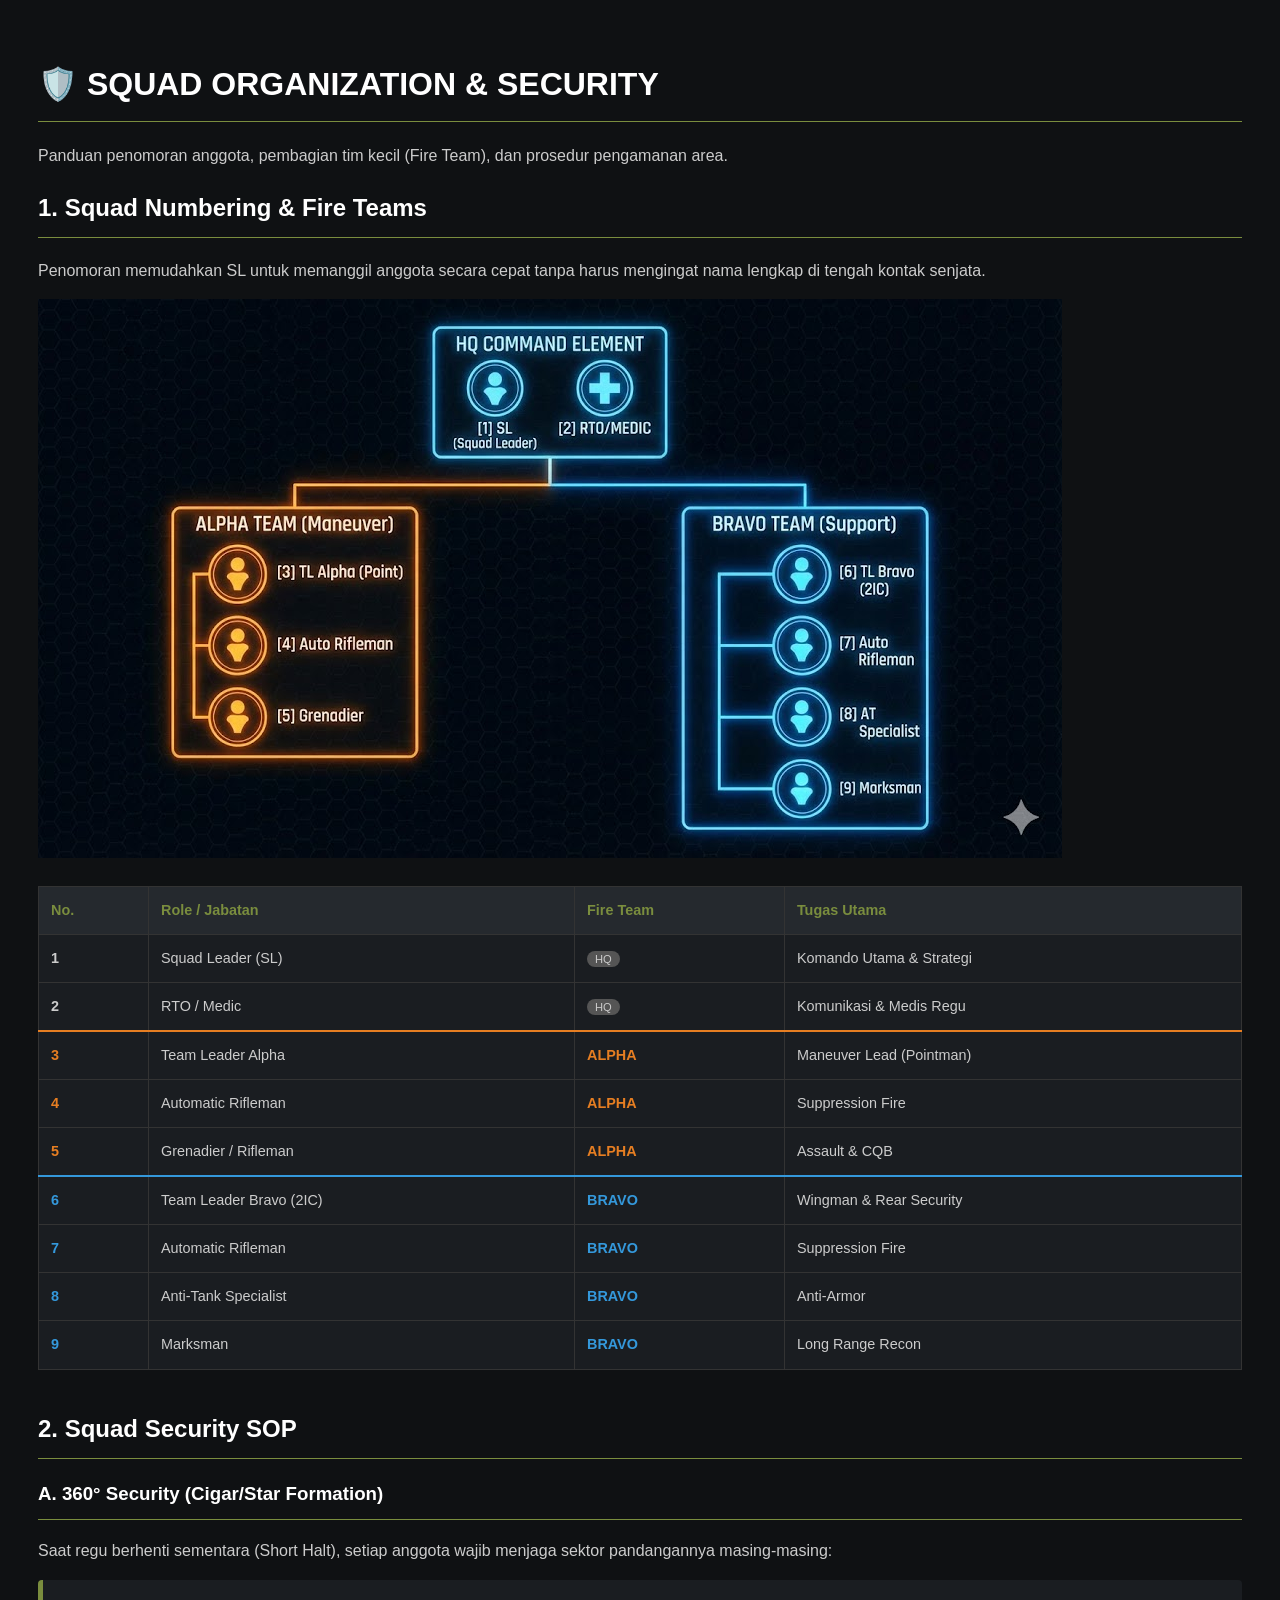
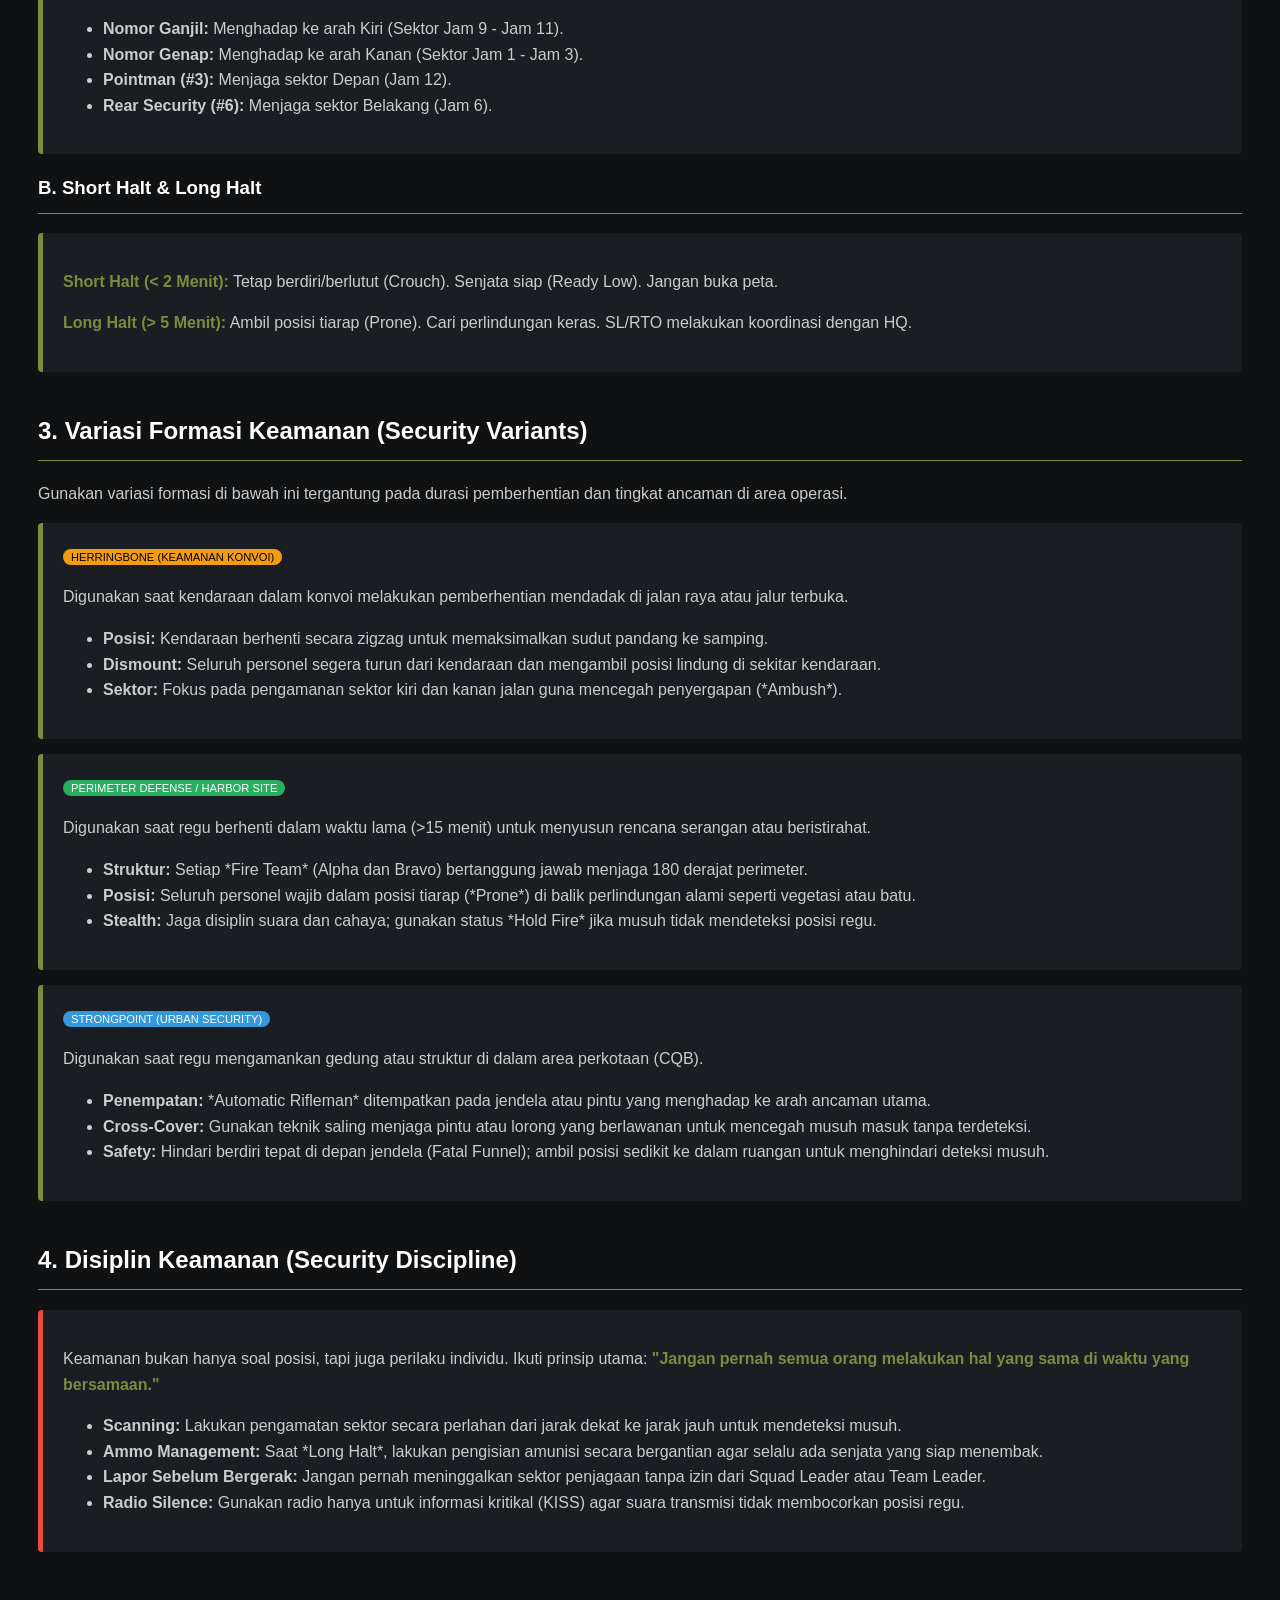
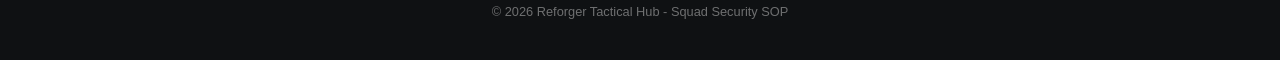
<file: security.html>
<!DOCTYPE html>
<html lang="id">
<head>
    <meta charset="UTF-8">
    <style>
        :root {
            --bg: #0f1113;
            --card-bg: #1a1d21;
            --accent: #7a8d3e;
            --text: #ccc;
            --header-text: #ffffff;
            --alpha: #e67e22;
            --bravo: #3498db;
        }
        body { 
            background-color: var(--bg); 
            color: var(--text); 
            padding: 30px; 
            font-family: 'Segoe UI', sans-serif;
            line-height: 1.6;
        }
        h1, h2, h3 { color: var(--header-text); border-bottom: 1px solid var(--accent); padding-bottom: 10px; }
        .section-container { margin-bottom: 40px; }
        .box { background: var(--card-bg); border-left: 5px solid var(--accent); padding: 20px; border-radius: 4px; margin-bottom: 15px; }
        
        /* --- Numbering Table --- */
        .org-table { width: 100%; border-collapse: collapse; margin: 20px 0; background: var(--card-bg); font-size: 0.9rem; }
        .org-table th, .org-table td { padding: 12px; border: 1px solid #333; text-align: left; }
        .org-table th { background: #25292e; color: var(--accent); }
        .team-alpha { color: var(--alpha); font-weight: bold; }
        .team-bravo { color: var(--bravo); font-weight: bold; }

        .highlight { color: var(--accent); font-weight: bold; }
        .tag { font-size: 0.7rem; padding: 2px 8px; border-radius: 10px; text-transform: uppercase; margin-right: 5px; }
    </style>
</head>
<body>

    <h1>🛡️ SQUAD ORGANIZATION & SECURITY</h1>
    <p>Panduan penomoran anggota, pembagian tim kecil (Fire Team), dan prosedur pengamanan area.</p>

    <div class="section-container">
        <h2>1. Squad Numbering & Fire Teams</h2>
        <p>Penomoran memudahkan SL untuk memanggil anggota secara cepat tanpa harus mengingat nama lengkap di tengah kontak senjata.</p>
        <img src="img\squadFormation.jpg" alt="Squad Organization Chart" class="tactical-img">
        <table class="org-table">
            <thead>
                <tr>
                    <th>No.</th>
                    <th>Role / Jabatan</th>
                    <th>Fire Team</th>
                    <th>Tugas Utama</th>
                </tr>
            </thead>
            <tbody>
                <tr>
                    <td><strong>1</strong></td>
                    <td>Squad Leader (SL)</td>
                    <td><span class="tag" style="background: #555;">HQ</span></td>
                    <td>Komando Utama & Strategi</td>
                </tr>
                <tr>
                    <td><strong>2</strong></td>
                    <td>RTO / Medic</td>
                    <td><span class="tag" style="background: #555;">HQ</span></td>
                    <td>Komunikasi & Medis Regu</td>
                </tr>
                <tr style="border-top: 2px solid var(--alpha);">
                    <td class="team-alpha">3</td>
                    <td>Team Leader Alpha</td>
                    <td class="team-alpha">ALPHA</td>
                    <td>Maneuver Lead (Pointman)</td>
                </tr>
                <tr>
                    <td class="team-alpha">4</td>
                    <td>Automatic Rifleman</td>
                    <td class="team-alpha">ALPHA</td>
                    <td>Suppression Fire</td>
                </tr>
                <tr>
                    <td class="team-alpha">5</td>
                    <td>Grenadier / Rifleman</td>
                    <td class="team-alpha">ALPHA</td>
                    <td>Assault & CQB</td>
                </tr>
                <tr style="border-top: 2px solid var(--bravo);">
                    <td class="team-bravo">6</td>
                    <td>Team Leader Bravo (2IC)</td>
                    <td class="team-bravo">BRAVO</td>
                    <td>Wingman & Rear Security</td>
                </tr>
                <tr>
                    <td class="team-bravo">7</td>
                    <td>Automatic Rifleman</td>
                    <td class="team-bravo">BRAVO</td>
                    <td>Suppression Fire</td>
                </tr>
                <tr>
                    <td class="team-bravo">8</td>
                    <td>Anti-Tank Specialist</td>
                    <td class="team-bravo">BRAVO</td>
                    <td>Anti-Armor</td>
                </tr>
                <tr>
                    <td class="team-bravo">9</td>
                    <td>Marksman</td>
                    <td class="team-bravo">BRAVO</td>
                    <td>Long Range Recon</td>
                </tr>
            </tbody>
        </table>
    </div>

    <div class="section-container">
        <h2>2. Squad Security SOP</h2>
        
        <h3>A. 360° Security (Cigar/Star Formation)</h3>
        <p>Saat regu berhenti sementara (Short Halt), setiap anggota wajib menjaga sektor pandangannya masing-masing:</p>
        <div class="box">
            <ul>
                <li><strong>Nomor Ganjil:</strong> Menghadap ke arah Kiri (Sektor Jam 9 - Jam 11).</li>
                <li><strong>Nomor Genap:</strong> Menghadap ke arah Kanan (Sektor Jam 1 - Jam 3).</li>
                <li><strong>Pointman (#3):</strong> Menjaga sektor Depan (Jam 12).</li>
                <li><strong>Rear Security (#6):</strong> Menjaga sektor Belakang (Jam 6).</li>
            </ul>
        </div>

        <h3>B. Short Halt & Long Halt</h3>
        <div class="box">
            <p><span class="highlight">Short Halt (< 2 Menit):</span> Tetap berdiri/berlutut (Crouch). Senjata siap (Ready Low). Jangan buka peta.</p>
            <p><span class="highlight">Long Halt (> 5 Menit):</span> Ambil posisi tiarap (Prone). Cari perlindungan keras. SL/RTO melakukan koordinasi dengan HQ.</p>
        </div>
    </div>

    <div class="section-container">
        <h2>3. Variasi Formasi Keamanan (Security Variants)</h2>
        <p>Gunakan variasi formasi di bawah ini tergantung pada durasi pemberhentian dan tingkat ancaman di area operasi.</p>

        <div class="box">
            <span class="tag" style="background: #f39c12; color: black;">Herringbone (Keamanan Konvoi)</span>
            <p>Digunakan saat kendaraan dalam konvoi melakukan pemberhentian mendadak di jalan raya atau jalur terbuka.</p>
            <ul>
                <li><strong>Posisi:</strong> Kendaraan berhenti secara zigzag untuk memaksimalkan sudut pandang ke samping.</li>
                <li><strong>Dismount:</strong> Seluruh personel segera turun dari kendaraan dan mengambil posisi lindung di sekitar kendaraan.</li>
                <li><strong>Sektor:</strong> Fokus pada pengamanan sektor kiri dan kanan jalan guna mencegah penyergapan (*Ambush*).</li>
            </ul>
        </div>

        <div class="box">
            <span class="tag" style="background: #27ae60; color: white;">Perimeter Defense / Harbor Site</span>
            <p>Digunakan saat regu berhenti dalam waktu lama (>15 menit) untuk menyusun rencana serangan atau beristirahat.</p>
            <ul>
                <li><strong>Struktur:</strong> Setiap *Fire Team* (Alpha dan Bravo) bertanggung jawab menjaga 180 derajat perimeter.</li>
                <li><strong>Posisi:</strong> Seluruh personel wajib dalam posisi tiarap (*Prone*) di balik perlindungan alami seperti vegetasi atau batu.</li>
                <li><strong>Stealth:</strong> Jaga disiplin suara dan cahaya; gunakan status *Hold Fire* jika musuh tidak mendeteksi posisi regu.</li>
            </ul>
        </div>

        <div class="box">
            <span class="tag" style="background: #3498db; color: white;">Strongpoint (Urban Security)</span>
            <p>Digunakan saat regu mengamankan gedung atau struktur di dalam area perkotaan (CQB).</p>
            <ul>
                <li><strong>Penempatan:</strong> *Automatic Rifleman* ditempatkan pada jendela atau pintu yang menghadap ke arah ancaman utama.</li>
                <li><strong>Cross-Cover:</strong> Gunakan teknik saling menjaga pintu atau lorong yang berlawanan untuk mencegah musuh masuk tanpa terdeteksi.</li>
                <li><strong>Safety:</strong> Hindari berdiri tepat di depan jendela (Fatal Funnel); ambil posisi sedikit ke dalam ruangan untuk menghindari deteksi musuh.</li>
            </ul>
        </div>
    </div>

    <div class="section-container">
        <h2>4. Disiplin Keamanan (Security Discipline)</h2>
        <div class="box" style="border-left-color: #e74c3c;">
            <p>Keamanan bukan hanya soal posisi, tapi juga perilaku individu. Ikuti prinsip utama: <span class="highlight">"Jangan pernah semua orang melakukan hal yang sama di waktu yang bersamaan."</span></p>
            <ul>
                <li><strong>Scanning:</strong> Lakukan pengamatan sektor secara perlahan dari jarak dekat ke jarak jauh untuk mendeteksi musuh.</li>
                <li><strong>Ammo Management:</strong> Saat *Long Halt*, lakukan pengisian amunisi secara bergantian agar selalu ada senjata yang siap menembak.</li>
                <li><strong>Lapor Sebelum Bergerak:</strong> Jangan pernah meninggalkan sektor penjagaan tanpa izin dari Squad Leader atau Team Leader.</li>
                <li><strong>Radio Silence:</strong> Gunakan radio hanya untuk informasi kritikal (KISS) agar suara transmisi tidak membocorkan posisi regu.</li>
            </ul>
        </div>
    </div>

    <div style="text-align: center; opacity: 0.5; font-size: 0.8rem; margin-top: 50px;">
        &copy; 2026 Reforger Tactical Hub - Squad Security SOP
    </div>

</body>
</html>
</file>
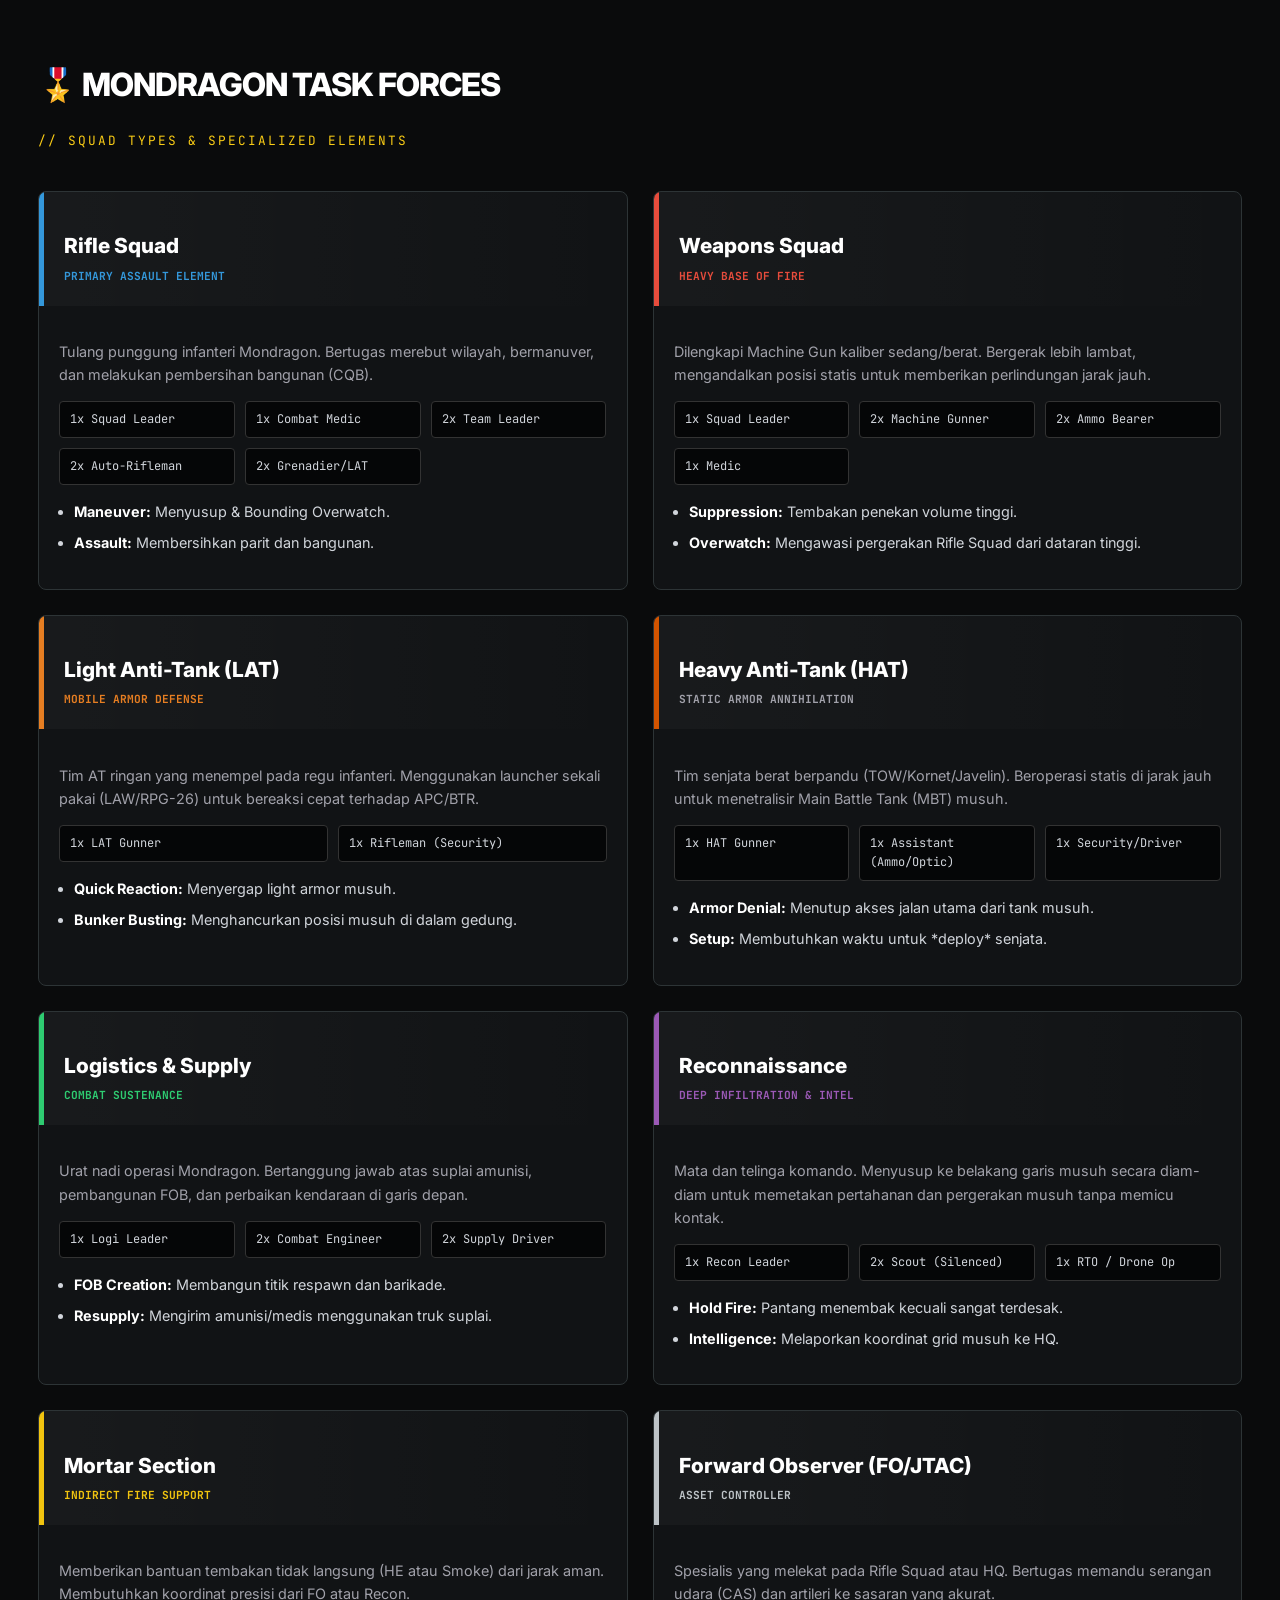
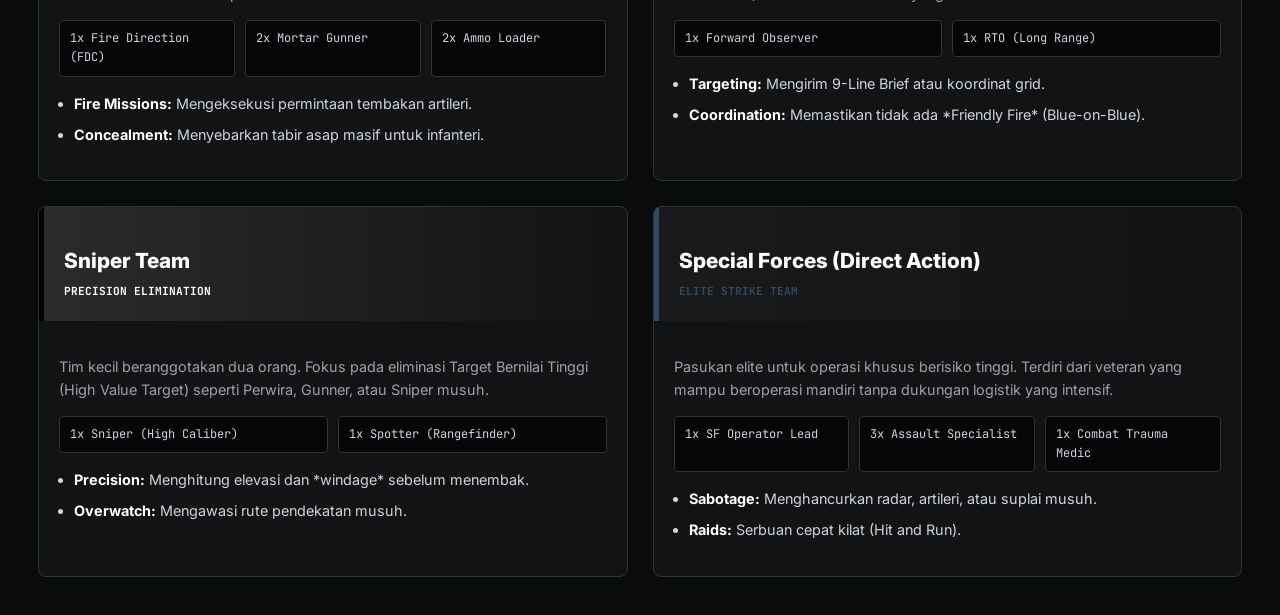
<file: squad_types.html>
<!DOCTYPE html>
<html lang="id">
<head>
    <meta charset="UTF-8">
    <style>
        @import url('https://fonts.googleapis.com/css2?family=Inter:wght@400;600;800&family=JetBrains+Mono:wght@400;700&display=swap');

        :root {
            --bg: #0a0b0c;
            --card-bg: #111315;
            --accent: #facc15;
            --text: #a1a1aa;
            
            /* Class Colors */
            --rifle: #3498db;     /* Blue */
            --weapon: #e74c3c;    /* Red */
            --logistics: #2ecc71; /* Green */
            --anti-tank: #e67e22; /* Orange */
            --recon: #9b59b6;     /* Purple */
            --arty: #f1c40f;      /* Yellow */
            --sf: #34495e;        /* Dark Blue/Gray */
            --sniper: #000000;    /* Black */
        }

        body { 
            background-color: var(--bg); color: var(--text); 
            padding: 30px; font-family: 'Inter', sans-serif; line-height: 1.6;
        }

        h1 { color: #fff; font-weight: 800; font-size: 2rem; border-bottom: 2px solid var(--border); padding-bottom: 10px; margin-bottom: 10px; letter-spacing: -1px; }
        .sub-header { font-family: 'JetBrains Mono'; color: var(--accent); font-size: 0.8rem; text-transform: uppercase; margin-bottom: 40px; letter-spacing: 2px; }
        
        h2 { color: #fff; font-weight: 800; font-size: 1.3rem; margin-bottom: 5px; display: flex; align-items: center; gap: 10px; }

        .type-container {
            display: grid;
            grid-template-columns: repeat(auto-fit, minmax(400px, 1fr));
            gap: 25px;
        }

        .squad-card {
            background: var(--card-bg);
            border: 1px solid #2d3436;
            border-radius: 8px;
            overflow: hidden;
            transition: all 0.3s ease;
        }

        .squad-card:hover { transform: translateY(-5px); border-color: var(--accent); box-shadow: 0 10px 30px rgba(0,0,0,0.5); }

        .card-header { padding: 20px; background: linear-gradient(90deg, rgba(255,255,255,0.03) 0%, transparent 100%); }
        .card-body { padding: 20px; font-size: 0.9rem; }

        .composition-grid {
            display: grid;
            grid-template-columns: repeat(auto-fit, minmax(150px, 1fr));
            gap: 10px;
            margin-top: 15px;
            margin-bottom: 15px;
        }

        .role-slot {
            background: #050607; border: 1px solid #333; padding: 8px 10px;
            border-radius: 4px; font-family: 'JetBrains Mono', monospace;
            font-size: 0.75rem; color: #d1d5db;
        }

        .task-list { padding-left: 15px; margin-top: 10px; }
        .task-list li { margin-bottom: 8px; color: #d1d5db; }
        .task-list li strong { color: #fff; }
        .title-tag { font-family: 'JetBrains Mono'; font-size: 0.7rem; text-transform: uppercase; font-weight: bold; }

    </style>
</head>
<body>

    <h1>🎖️ MONDRAGON TASK FORCES</h1>
    <div class="sub-header">// Squad Types & Specialized Elements</div>
    
    <div class="type-container">
        
        <div class="squad-card">
            <div class="card-header" style="border-left: 5px solid var(--rifle);">
                <h2>Rifle Squad</h2>
                <div class="title-tag" style="color: var(--rifle);">Primary Assault Element</div>
            </div>
            <div class="card-body">
                <p>Tulang punggung infanteri Mondragon. Bertugas merebut wilayah, bermanuver, dan melakukan pembersihan bangunan (CQB).</p>
                <div class="composition-grid">
                    <div class="role-slot">1x Squad Leader</div>
                    <div class="role-slot">1x Combat Medic</div>
                    <div class="role-slot">2x Team Leader</div>
                    <div class="role-slot">2x Auto-Rifleman</div>
                    <div class="role-slot">2x Grenadier/LAT</div>
                </div>
                <ul class="task-list">
                    <li><strong>Maneuver:</strong> Menyusup & Bounding Overwatch.</li>
                    <li><strong>Assault:</strong> Membersihkan parit dan bangunan.</li>
                </ul>
            </div>
        </div>

        <div class="squad-card">
            <div class="card-header" style="border-left: 5px solid var(--weapon);">
                <h2>Weapons Squad</h2>
                <div class="title-tag" style="color: var(--weapon);">Heavy Base of Fire</div>
            </div>
            <div class="card-body">
                <p>Dilengkapi Machine Gun kaliber sedang/berat. Bergerak lebih lambat, mengandalkan posisi statis untuk memberikan perlindungan jarak jauh.</p>
                <div class="composition-grid">
                    <div class="role-slot">1x Squad Leader</div>
                    <div class="role-slot">2x Machine Gunner</div>
                    <div class="role-slot">2x Ammo Bearer</div>
                    <div class="role-slot">1x Medic</div>
                </div>
                <ul class="task-list">
                    <li><strong>Suppression:</strong> Tembakan penekan volume tinggi.</li>
                    <li><strong>Overwatch:</strong> Mengawasi pergerakan Rifle Squad dari dataran tinggi.</li>
                </ul>
            </div>
        </div>

        <div class="squad-card">
            <div class="card-header" style="border-left: 5px solid var(--anti-tank);">
                <h2>Light Anti-Tank (LAT)</h2>
                <div class="title-tag" style="color: var(--anti-tank);">Mobile Armor Defense</div>
            </div>
            <div class="card-body">
                <p>Tim AT ringan yang menempel pada regu infanteri. Menggunakan launcher sekali pakai (LAW/RPG-26) untuk bereaksi cepat terhadap APC/BTR.</p>
                <div class="composition-grid">
                    <div class="role-slot">1x LAT Gunner</div>
                    <div class="role-slot">1x Rifleman (Security)</div>
                </div>
                <ul class="task-list">
                    <li><strong>Quick Reaction:</strong> Menyergap light armor musuh.</li>
                    <li><strong>Bunker Busting:</strong> Menghancurkan posisi musuh di dalam gedung.</li>
                </ul>
            </div>
        </div>

        <div class="squad-card">
            <div class="card-header" style="border-left: 5px solid #d35400;">
                <h2>Heavy Anti-Tank (HAT)</h2>
                <div class="title-tag" style="color: #d35400);">Static Armor Annihilation</div>
            </div>
            <div class="card-body">
                <p>Tim senjata berat berpandu (TOW/Kornet/Javelin). Beroperasi statis di jarak jauh untuk menetralisir Main Battle Tank (MBT) musuh.</p>
                <div class="composition-grid">
                    <div class="role-slot">1x HAT Gunner</div>
                    <div class="role-slot">1x Assistant (Ammo/Optic)</div>
                    <div class="role-slot">1x Security/Driver</div>
                </div>
                <ul class="task-list">
                    <li><strong>Armor Denial:</strong> Menutup akses jalan utama dari tank musuh.</li>
                    <li><strong>Setup:</strong> Membutuhkan waktu untuk *deploy* senjata.</li>
                </ul>
            </div>
        </div>

        <div class="squad-card">
            <div class="card-header" style="border-left: 5px solid var(--logistics);">
                <h2>Logistics & Supply</h2>
                <div class="title-tag" style="color: var(--logistics);">Combat Sustenance</div>
            </div>
            <div class="card-body">
                <p>Urat nadi operasi Mondragon. Bertanggung jawab atas suplai amunisi, pembangunan FOB, dan perbaikan kendaraan di garis depan.</p>
                <div class="composition-grid">
                    <div class="role-slot">1x Logi Leader</div>
                    <div class="role-slot">2x Combat Engineer</div>
                    <div class="role-slot">2x Supply Driver</div>
                </div>
                <ul class="task-list">
                    <li><strong>FOB Creation:</strong> Membangun titik respawn dan barikade.</li>
                    <li><strong>Resupply:</strong> Mengirim amunisi/medis menggunakan truk suplai.</li>
                </ul>
            </div>
        </div>

        <div class="squad-card">
            <div class="card-header" style="border-left: 5px solid var(--recon);">
                <h2>Reconnaissance</h2>
                <div class="title-tag" style="color: var(--recon);">Deep Infiltration & Intel</div>
            </div>
            <div class="card-body">
                <p>Mata dan telinga komando. Menyusup ke belakang garis musuh secara diam-diam untuk memetakan pertahanan dan pergerakan musuh tanpa memicu kontak.</p>
                <div class="composition-grid">
                    <div class="role-slot">1x Recon Leader</div>
                    <div class="role-slot">2x Scout (Silenced)</div>
                    <div class="role-slot">1x RTO / Drone Op</div>
                </div>
                <ul class="task-list">
                    <li><strong>Hold Fire:</strong> Pantang menembak kecuali sangat terdesak.</li>
                    <li><strong>Intelligence:</strong> Melaporkan koordinat grid musuh ke HQ.</li>
                </ul>
            </div>
        </div>

        <div class="squad-card">
            <div class="card-header" style="border-left: 5px solid var(--arty);">
                <h2>Mortar Section</h2>
                <div class="title-tag" style="color: var(--arty);">Indirect Fire Support</div>
            </div>
            <div class="card-body">
                <p>Memberikan bantuan tembakan tidak langsung (HE atau Smoke) dari jarak aman. Membutuhkan koordinat presisi dari FO atau Recon.</p>
                <div class="composition-grid">
                    <div class="role-slot">1x Fire Direction (FDC)</div>
                    <div class="role-slot">2x Mortar Gunner</div>
                    <div class="role-slot">2x Ammo Loader</div>
                </div>
                <ul class="task-list">
                    <li><strong>Fire Missions:</strong> Mengeksekusi permintaan tembakan artileri.</li>
                    <li><strong>Concealment:</strong> Menyebarkan tabir asap masif untuk infanteri.</li>
                </ul>
            </div>
        </div>

        <div class="squad-card">
            <div class="card-header" style="border-left: 5px solid #bdc3c7;">
                <h2>Forward Observer (FO/JTAC)</h2>
                <div class="title-tag" style="color: #bdc3c7;">Asset Controller</div>
            </div>
            <div class="card-body">
                <p>Spesialis yang melekat pada Rifle Squad atau HQ. Bertugas memandu serangan udara (CAS) dan artileri ke sasaran yang akurat.</p>
                <div class="composition-grid">
                    <div class="role-slot">1x Forward Observer</div>
                    <div class="role-slot">1x RTO (Long Range)</div>
                </div>
                <ul class="task-list">
                    <li><strong>Targeting:</strong> Mengirim 9-Line Brief atau koordinat grid.</li>
                    <li><strong>Coordination:</strong> Memastikan tidak ada *Friendly Fire* (Blue-on-Blue).</li>
                </ul>
            </div>
        </div>

        <div class="squad-card">
            <div class="card-header" style="border-left: 5px solid var(--sniper); background: linear-gradient(90deg, rgba(255,255,255,0.1) 0%, transparent 100%);">
                <h2>Sniper Team</h2>
                <div class="title-tag" style="color: #fff;">Precision Elimination</div>
            </div>
            <div class="card-body">
                <p>Tim kecil beranggotakan dua orang. Fokus pada eliminasi Target Bernilai Tinggi (High Value Target) seperti Perwira, Gunner, atau Sniper musuh.</p>
                <div class="composition-grid">
                    <div class="role-slot">1x Sniper (High Caliber)</div>
                    <div class="role-slot">1x Spotter (Rangefinder)</div>
                </div>
                <ul class="task-list">
                    <li><strong>Precision:</strong> Menghitung elevasi dan *windage* sebelum menembak.</li>
                    <li><strong>Overwatch:</strong> Mengawasi rute pendekatan musuh.</li>
                </ul>
            </div>
        </div>

        <div class="squad-card">
            <div class="card-header" style="border-left: 5px solid var(--sf);">
                <h2>Special Forces (Direct Action)</h2>
                <div class="title-tag" style="color: var(--sf);">Elite Strike Team</div>
            </div>
            <div class="card-body">
                <p>Pasukan elite untuk operasi khusus berisiko tinggi. Terdiri dari veteran yang mampu beroperasi mandiri tanpa dukungan logistik yang intensif.</p>
                <div class="composition-grid">
                    <div class="role-slot">1x SF Operator Lead</div>
                    <div class="role-slot">3x Assault Specialist</div>
                    <div class="role-slot">1x Combat Trauma Medic</div>
                </div>
                <ul class="task-list">
                    <li><strong>Sabotage:</strong> Menghancurkan radar, artileri, atau suplai musuh.</li>
                    <li><strong>Raids:</strong> Serbuan cepat kilat (Hit and Run).</li>
                </ul>
            </div>
        </div>

    </div>

</body>
</html>
</file>
